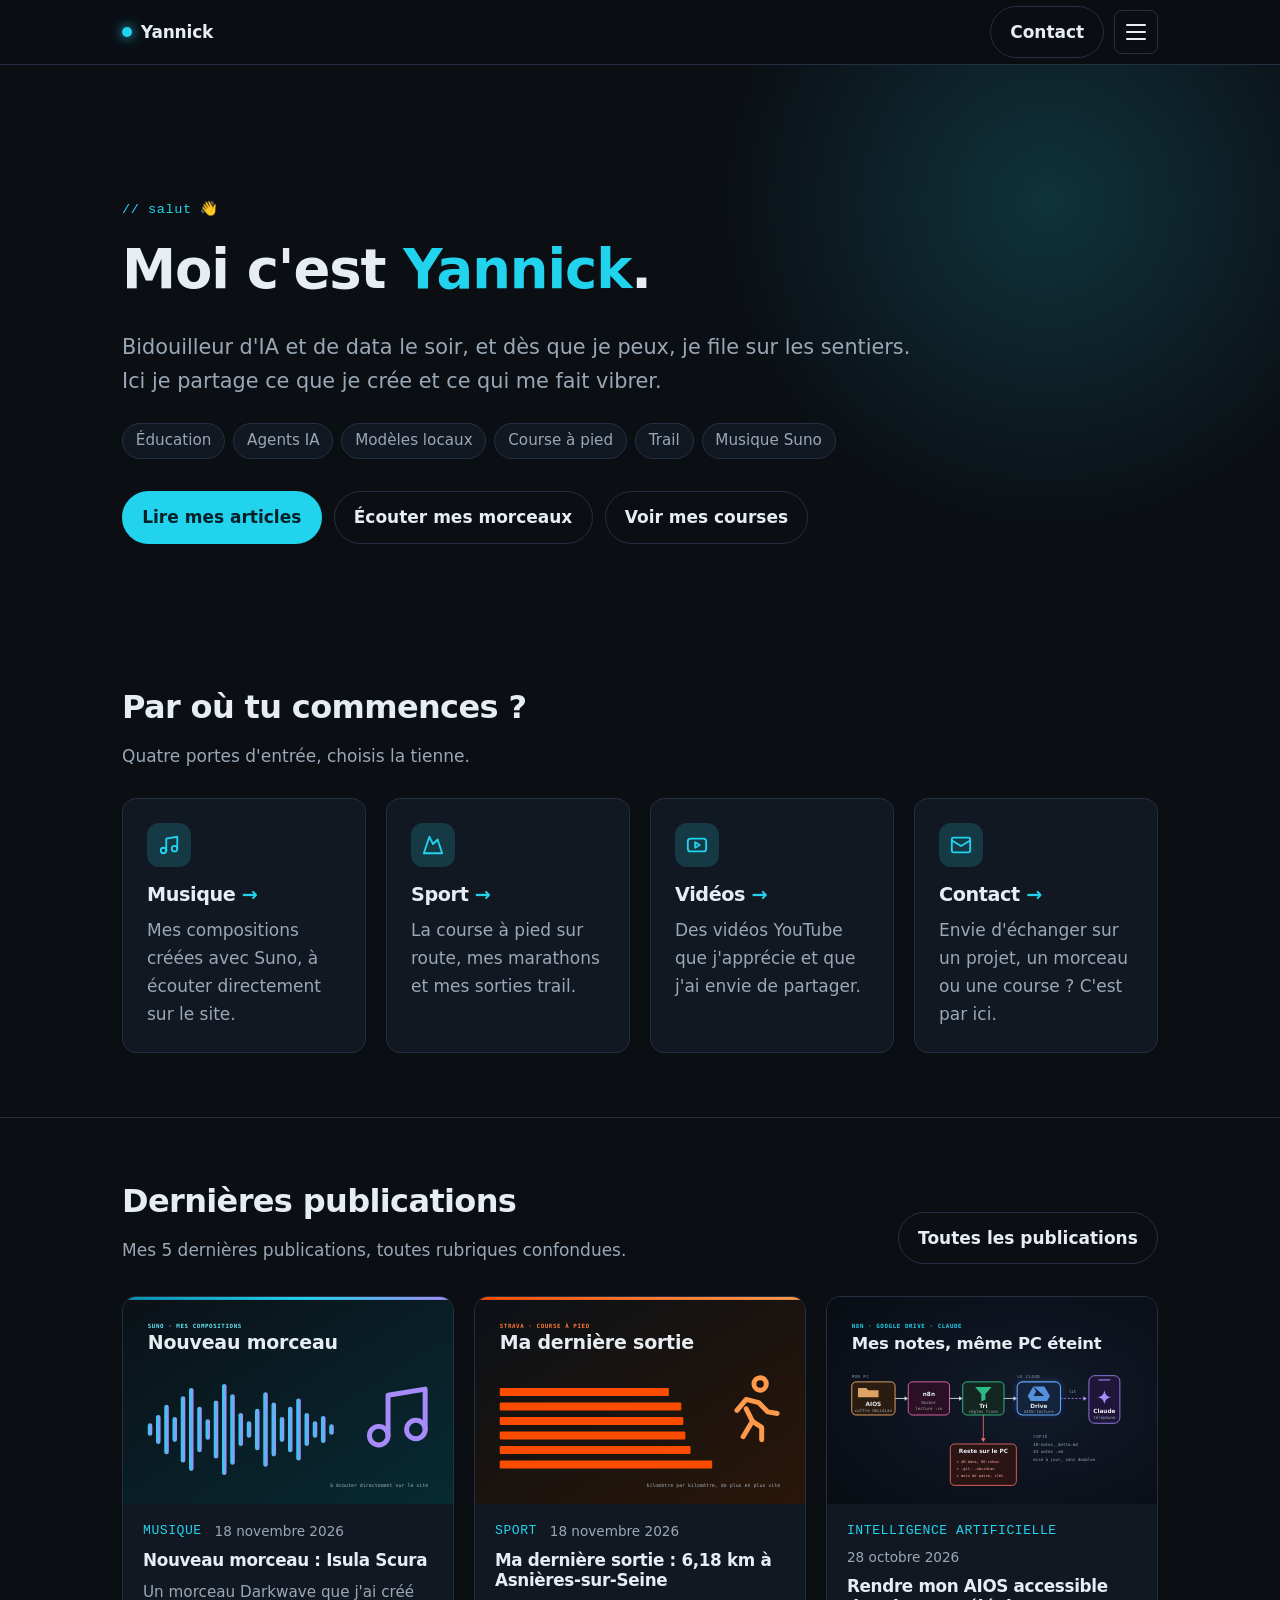
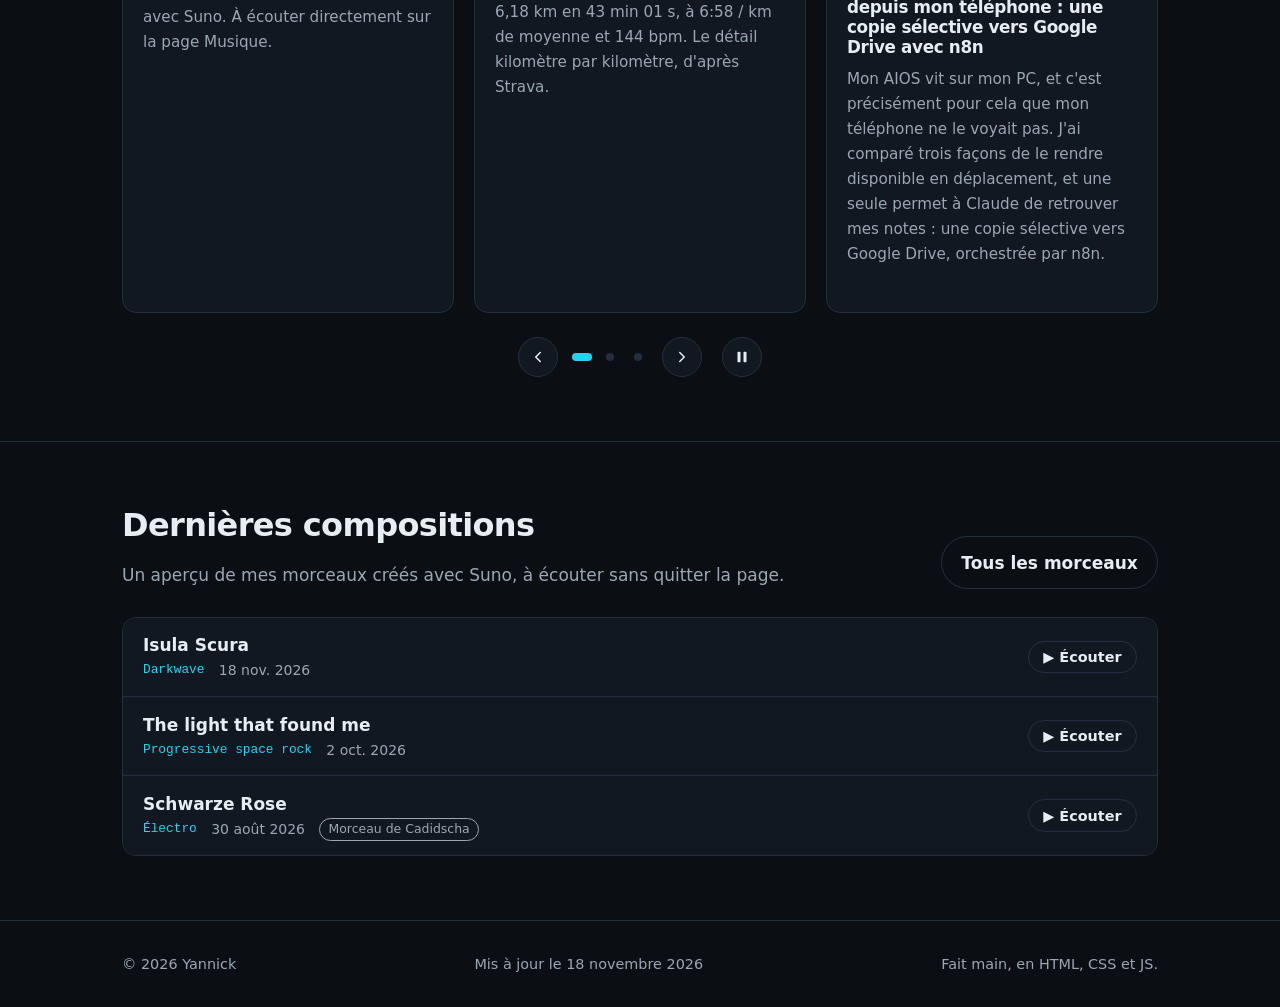
<file: index.html>
<!doctype html>
<html lang="fr">

<head>
  <meta charset="utf-8">
  <meta name="viewport" content="width=device-width, initial-scale=1">
  <title>Yannick — Éducateur, IA, data et trail</title>
  <meta name="description"
    content="Site perso : éducateur, passionné d'IA, de data et de trail. Mes morceaux créés avec Suno, mes projets et mes sorties.">
  <meta name="theme-color" content="#0b0f14">
  <link rel="icon" href="favicon.svg" type="image/svg+xml">
  <link rel="stylesheet" href="css/style.css?v=16">
  <script src="js/main.js?v=16" defer></script>
</head>

<body>
  <a class="skip-link" href="#contenu">Aller au contenu</a>

  <header class="site-header">
    <div class="container header-inner">
      <a class="brand" href="index.html"><span class="brand-dot" aria-hidden="true"></span>Yannick</a>
      <a class="btn btn-ghost header-contact" href="contact.html">Contact</a>
      <button class="nav-toggle" type="button" aria-expanded="false" aria-controls="site-nav"
        aria-label="Ouvrir le menu">
        <span class="burger" aria-hidden="true"><span></span><span></span><span></span></span>
      </button>
      <nav class="site-nav" id="site-nav" aria-label="Navigation principale">
        <ul class="nav-list">
          <li><a href="index.html" aria-current="page">Accueil</a></li>
          <li><a href="musique.html">Musique</a></li>
          <li><a href="videos.html">Vidéos</a></li>
          <li><a href="articles.html">Articles</a></li>
          <li><a href="sport.html">Sport</a></li>
          <li><a href="contact.html">Contact</a></li>
        </ul>
      </nav>
    </div>
  </header>

  <main id="contenu">
    <section class="hero">
      <div class="container">
        <span class="eyebrow">// salut 👋</span>
        <h1>Moi c'est <span class="accent">Yannick</span>.</h1>
        <p class="lead">
          Bidouilleur d'IA et de data le soir, et dès que je peux, je file sur les sentiers.
          Ici je partage ce que je crée et ce qui me fait vibrer.
        </p>
        <ul class="tags" aria-label="Centres d'intérêt">
          <li class="tag">Éducation</li>
          <li class="tag">Agents IA</li>
          <li class="tag">Modèles locaux</li>
          <li class="tag">Course à pied</li>
          <li class="tag">Trail</li>
          <li class="tag">Musique Suno</li>
        </ul>
        <div class="actions">
          <a class="btn btn-primary" href="articles.html">Lire mes articles</a>
          <a class="btn btn-ghost" href="musique.html">Écouter mes morceaux</a>
          <a class="btn btn-ghost" href="sport.html">Voir mes courses</a>
        </div>
      </div>
    </section>

    <section class="section" aria-labelledby="start-title">
      <div class="container">
        <div class="section-head">
          <h2 id="start-title">Par où tu commences ?</h2>
          <p>Quatre portes d'entrée, choisis la tienne.</p>
        </div>
        <div class="grid grid-4">
          <article class="card card-link">
            <div class="card-icon" aria-hidden="true">
              <svg viewBox="0 0 24 24" fill="none" stroke="currentColor" stroke-width="2" stroke-linecap="round"
                stroke-linejoin="round">
                <path d="M9 18V5l12-2v13" />
                <circle cx="6" cy="18" r="3" />
                <circle cx="18" cy="16" r="3" />
              </svg>
            </div>
            <h3><a href="musique.html">Musique <span class="arrow">→</span></a></h3>
            <p>Mes compositions créées avec Suno, à écouter directement sur le site.</p>
          </article>

          <article class="card card-link">
            <div class="card-icon" aria-hidden="true">
              <svg viewBox="0 0 24 24" fill="none" stroke="currentColor" stroke-width="2" stroke-linecap="round"
                stroke-linejoin="round">
                <path d="m8 3 4 8 5-5 5 15H2L8 3z" />
              </svg>
            </div>
            <h3><a href="sport.html">Sport <span class="arrow">→</span></a></h3>
            <p>La course à pied sur route, mes marathons et mes sorties trail.</p>
          </article>

          <article class="card card-link">
            <div class="card-icon" aria-hidden="true">
              <svg viewBox="0 0 24 24" fill="none" stroke="currentColor" stroke-width="2" stroke-linecap="round"
                stroke-linejoin="round">
                <rect x="2" y="5" width="20" height="14" rx="3" />
                <path d="m10 9 5 3-5 3z" />
              </svg>
            </div>
            <h3><a href="videos.html">Vidéos <span class="arrow">→</span></a></h3>
            <p>Des vidéos YouTube que j'apprécie et que j'ai envie de partager.</p>
          </article>

          <article class="card card-link">
            <div class="card-icon" aria-hidden="true">
              <svg viewBox="0 0 24 24" fill="none" stroke="currentColor" stroke-width="2" stroke-linecap="round"
                stroke-linejoin="round">
                <rect x="2" y="4" width="20" height="16" rx="2" />
                <path d="m22 7-10 6L2 7" />
              </svg>
            </div>
            <h3><a href="contact.html">Contact <span class="arrow">→</span></a></h3>
            <p>Envie d'échanger sur un projet, un morceau ou une course ? C'est par ici.</p>
          </article>
        </div>
      </div>
    </section>

    <section class="section" aria-labelledby="posts-title">
      <div class="container">
        <div class="section-head section-head-row">
          <div>
            <h2 id="posts-title">Dernières publications</h2>
            <p>Mes 5 dernières publications, toutes rubriques confondues.</p>
          </div>
          <a class="btn btn-ghost" href="articles.html">Toutes les publications</a>
        </div>

        <div class="carousel" id="carousel" role="region" aria-roledescription="carrousel"
          aria-label="Dernières publications" hidden>
          <ul class="carousel-track" id="carousel-track"></ul>
          <div class="carousel-controls">
            <button class="carousel-btn" type="button" data-dir="-1" aria-label="Article précédent">
              <svg viewBox="0 0 24 24" fill="none" stroke="currentColor" stroke-width="2" stroke-linecap="round"
                stroke-linejoin="round" aria-hidden="true">
                <path d="m15 18-6-6 6-6" />
              </svg>
            </button>
            <div class="carousel-dots" id="carousel-dots"></div>
            <button class="carousel-btn" type="button" data-dir="1" aria-label="Article suivant">
              <svg viewBox="0 0 24 24" fill="none" stroke="currentColor" stroke-width="2" stroke-linecap="round"
                stroke-linejoin="round" aria-hidden="true">
                <path d="m9 18 6-6-6-6" />
              </svg>
            </button>
            <button class="carousel-btn carousel-pause" type="button" id="carousel-pause"
              aria-label="Mettre le défilement en pause">
              <svg class="icon-pause" viewBox="0 0 24 24" fill="currentColor" aria-hidden="true">
                <rect x="6" y="5" width="4" height="14" rx="1" />
                <rect x="14" y="5" width="4" height="14" rx="1" />
              </svg>
              <svg class="icon-play" viewBox="0 0 24 24" fill="currentColor" aria-hidden="true">
                <path d="M8 5v14l11-7z" />
              </svg>
            </button>
          </div>
        </div>
      </div>
    </section>

    <section class="section" aria-labelledby="music-title">
      <div class="container">
        <div class="section-head section-head-row">
          <div>
            <h2 id="music-title">Dernières compositions</h2>
            <p>Un aperçu de mes morceaux créés avec Suno, à écouter sans quitter la page.</p>
          </div>
          <a class="btn btn-ghost" href="musique.html">Tous les morceaux</a>
        </div>
        <ul class="tracks" id="tracks-preview" data-limit="3"></ul>
      </div>
    </section>

  </main>

  <footer class="site-footer">
    <div class="container footer-inner">
      <span>© <span id="year">2026</span> Yannick</span>
      <span>Fait main, en HTML, CSS et JS.</span>
    </div>
  </footer>
</body>

</html>
</file>
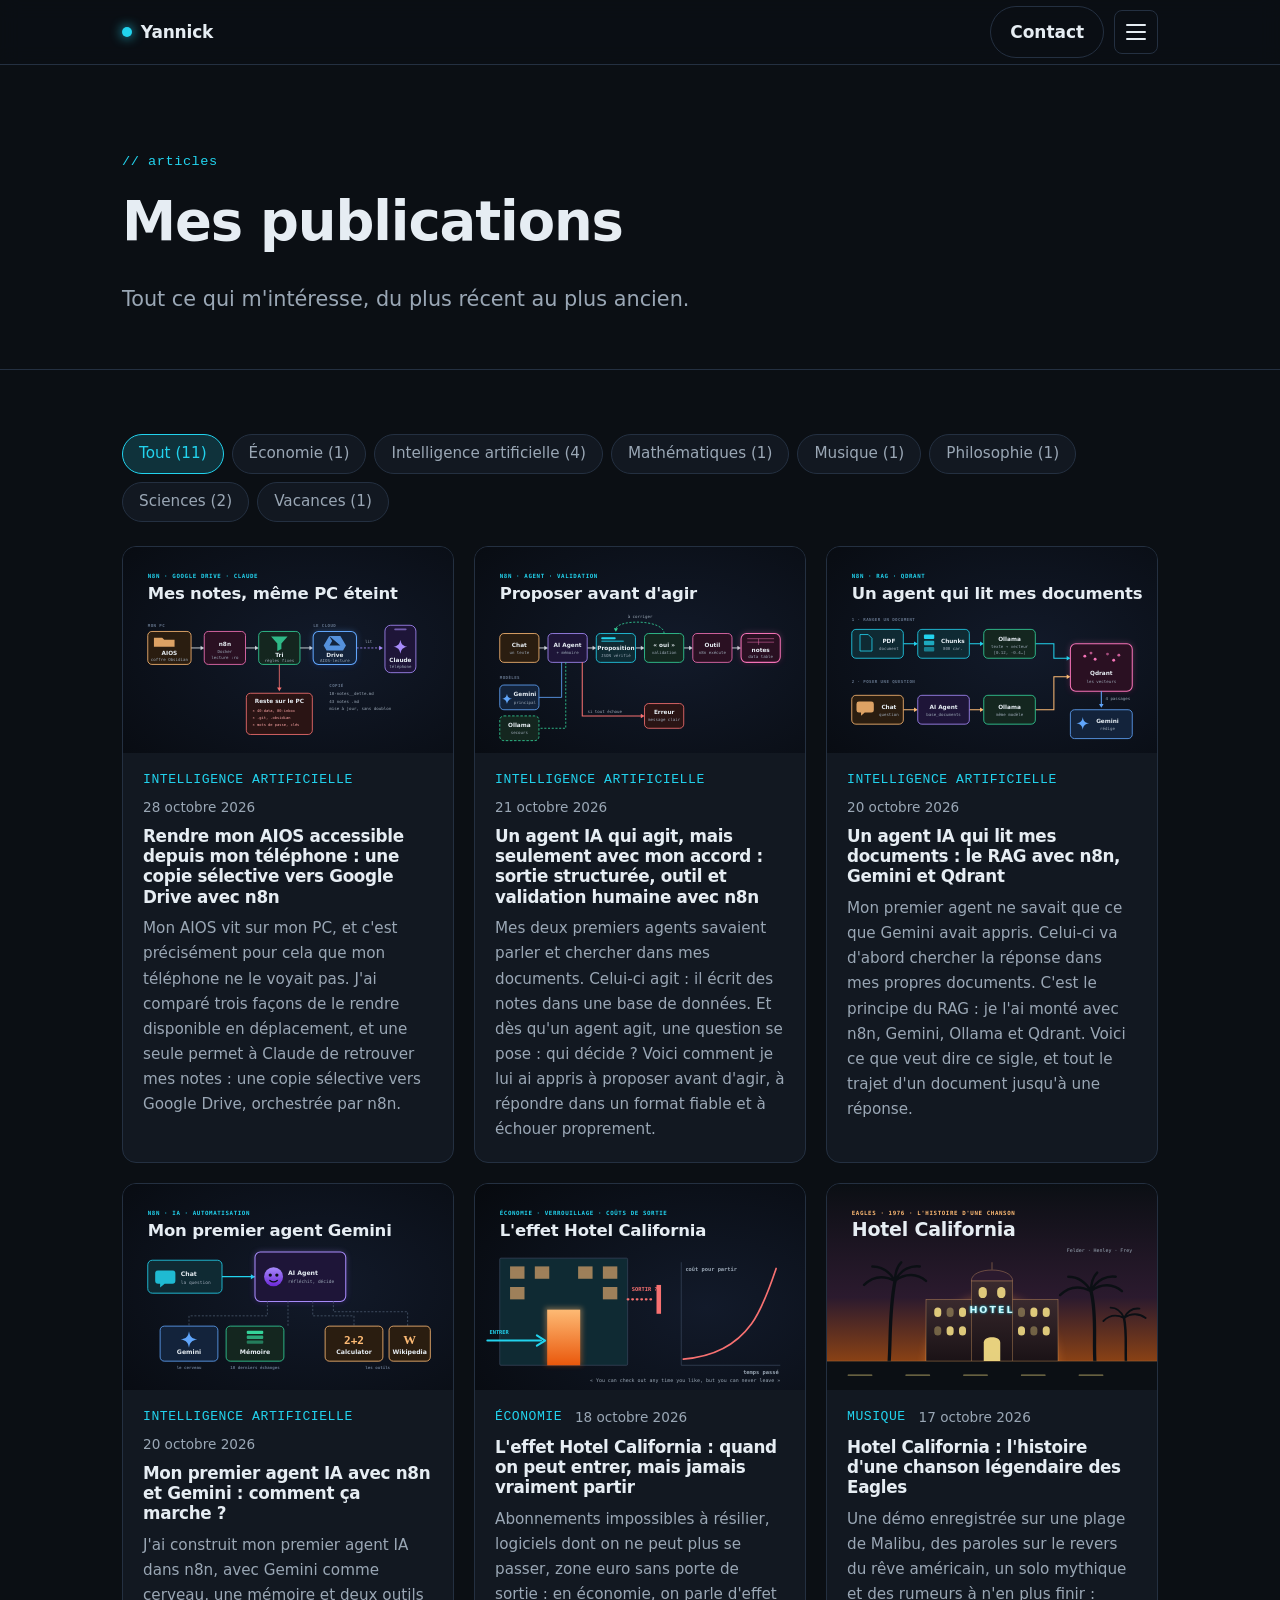
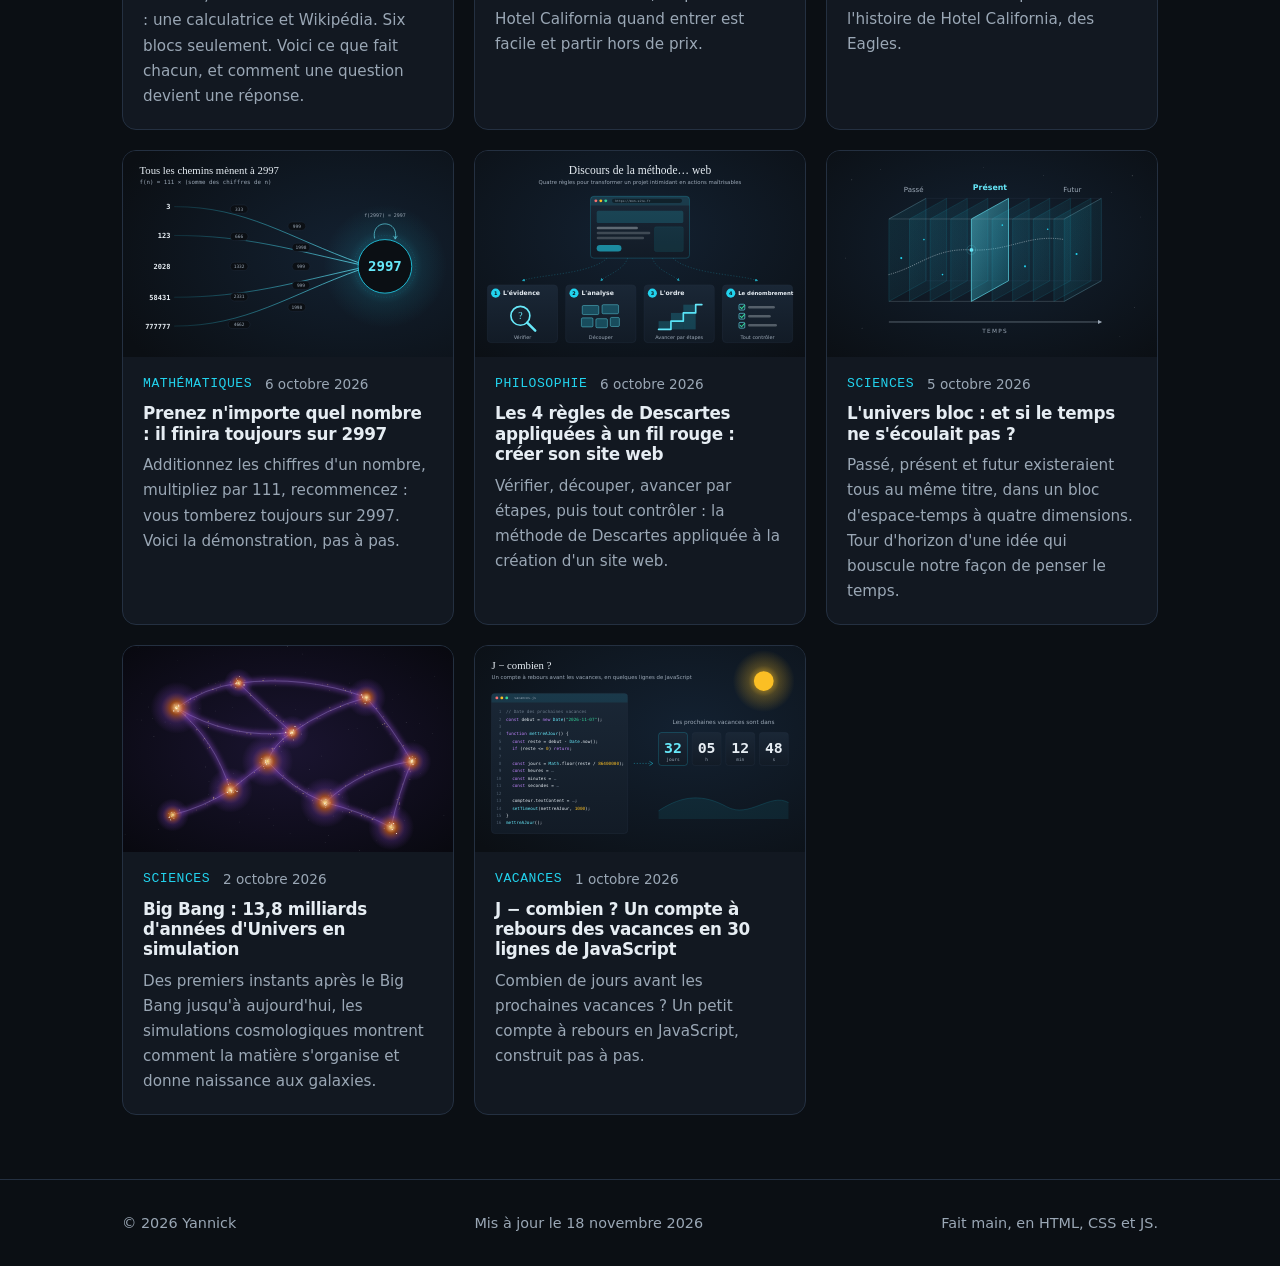
<file: articles.html>
<!doctype html>
<html lang="fr">

<head>
  <meta charset="utf-8">
  <meta name="viewport" content="width=device-width, initial-scale=1">
  <title>Articles — Yannick</title>
  <meta name="description" content="Tous mes articles : musique, sport, IA et petits projets.">
  <meta name="theme-color" content="#0b0f14">
  <link rel="icon" href="favicon.svg" type="image/svg+xml">
  <link rel="stylesheet" href="css/style.css?v=16">
  <script src="js/main.js?v=16" defer></script>
</head>

<body>
  <a class="skip-link" href="#contenu">Aller au contenu</a>

  <header class="site-header">
    <div class="container header-inner">
      <a class="brand" href="index.html"><span class="brand-dot" aria-hidden="true"></span>Yannick</a>
      <a class="btn btn-ghost header-contact" href="contact.html">Contact</a>
      <button class="nav-toggle" type="button" aria-expanded="false" aria-controls="site-nav"
        aria-label="Ouvrir le menu">
        <span class="burger" aria-hidden="true"><span></span><span></span><span></span></span>
      </button>
      <nav class="site-nav" id="site-nav" aria-label="Navigation principale">
        <ul class="nav-list">
          <li><a href="index.html">Accueil</a></li>
          <li><a href="musique.html">Musique</a></li>
          <li><a href="videos.html">Vidéos</a></li>
          <li><a href="articles.html" aria-current="page">Articles</a></li>
          <li><a href="sport.html">Sport</a></li>
          <li><a href="contact.html">Contact</a></li>
        </ul>
      </nav>
    </div>
  </header>

  <main id="contenu">
    <header class="page-head">
      <div class="container">
        <span class="eyebrow">// articles</span>
        <h1>Mes publications</h1>
        <p class="lead">Tout ce qui m'intéresse, du plus récent au plus ancien.</p>
      </div>
    </header>

    <section class="section">
      <div class="container">
        <div class="filters" id="articles-filters" role="group" aria-label="Filtrer par catégorie" hidden></div>
        <div class="posts" id="articles-list" aria-live="polite"></div>
      </div>
    </section>
  </main>

  <footer class="site-footer">
    <div class="container footer-inner">
      <span>© <span id="year">2026</span> Yannick</span>
      <span>Fait main, en HTML, CSS et JS.</span>
    </div>
  </footer>
</body>

</html>
</file>
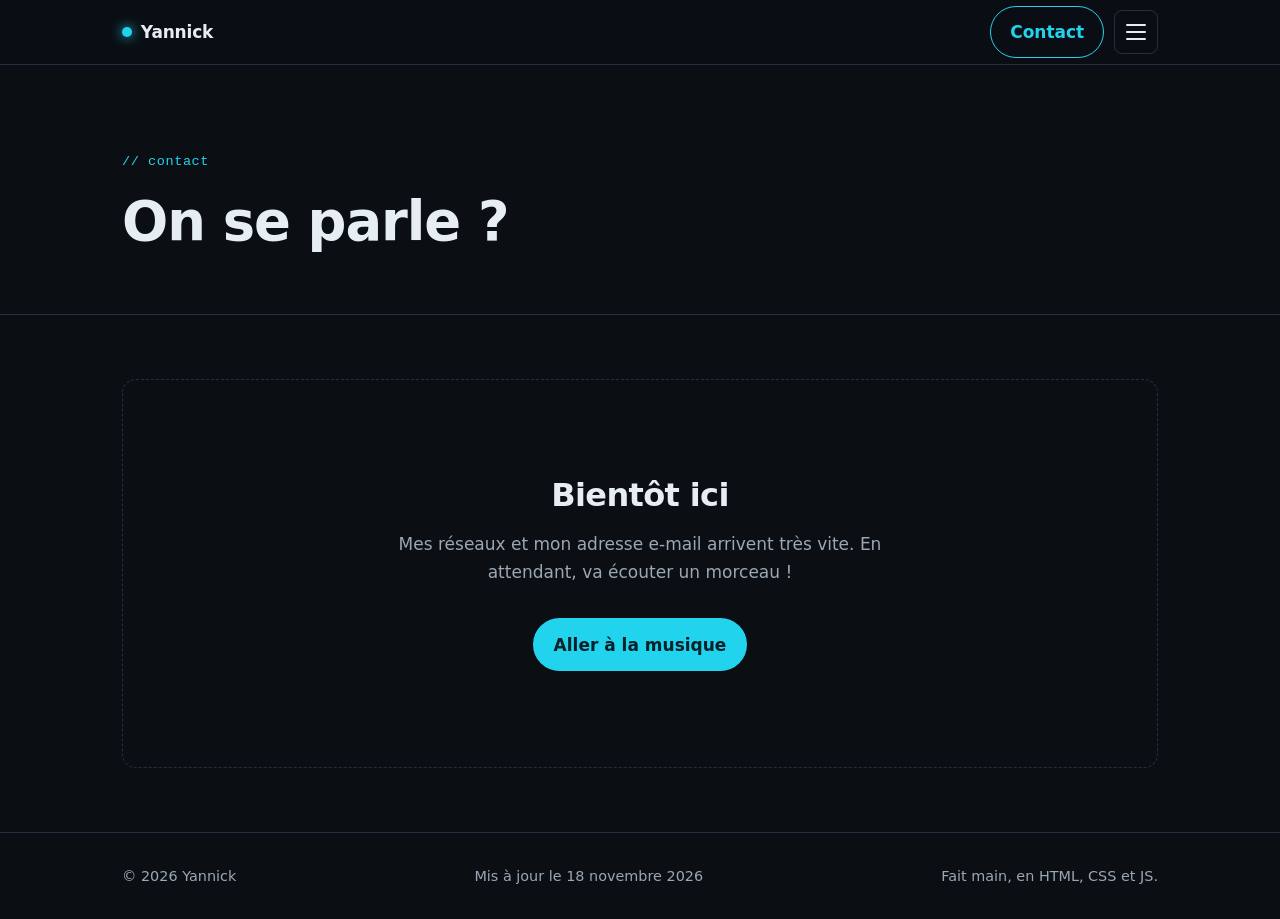
<file: contact.html>
<!doctype html>
<html lang="fr">
<head>
  <meta charset="utf-8">
  <meta name="viewport" content="width=device-width, initial-scale=1">
  <title>Contact — Yannick</title>
  <meta name="description" content="Me contacter.">
  <meta name="theme-color" content="#0b0f14">
  <link rel="icon" href="favicon.svg" type="image/svg+xml">
  <link rel="stylesheet" href="css/style.css?v=16">
  <script src="js/main.js?v=16" defer></script>
</head>
<body>
  <a class="skip-link" href="#contenu">Aller au contenu</a>

  <header class="site-header">
    <div class="container header-inner">
      <a class="brand" href="index.html"><span class="brand-dot" aria-hidden="true"></span>Yannick</a>
      <a class="btn btn-ghost header-contact" href="contact.html" aria-current="page">Contact</a>
      <button class="nav-toggle" type="button" aria-expanded="false" aria-controls="site-nav" aria-label="Ouvrir le menu">
        <span class="burger" aria-hidden="true"><span></span><span></span><span></span></span>
      </button>
      <nav class="site-nav" id="site-nav" aria-label="Navigation principale">
        <ul class="nav-list">
          <li><a href="index.html">Accueil</a></li>
          <li><a href="musique.html">Musique</a></li>
          <li><a href="videos.html">Vidéos</a></li>
          <li><a href="articles.html">Articles</a></li>
          <li><a href="sport.html">Sport</a></li>
          <li><a href="contact.html" aria-current="page">Contact</a></li>
        </ul>
      </nav>
    </div>
  </header>

  <main id="contenu">
    <header class="page-head">
      <div class="container">
        <span class="eyebrow">// contact</span>
        <h1>On se parle ?</h1>
      </div>
    </header>

    <section class="section">
      <div class="container">
        <!-- Ajoute ici tes liens (réseaux, e-mail) quand tu seras prêt. -->
        <div class="empty-state">
          <h2>Bientôt ici</h2>
          <p>Mes réseaux et mon adresse e-mail arrivent très vite. En attendant, va écouter un morceau !</p>
          <div class="actions" style="justify-content:center">
            <a class="btn btn-primary" href="musique.html">Aller à la musique</a>
          </div>
        </div>
      </div>
    </section>
  </main>

  <footer class="site-footer">
    <div class="container footer-inner">
      <span>© <span id="year">2026</span> Yannick</span>
      <span>Fait main, en HTML, CSS et JS.</span>
    </div>
  </footer>
</body>
</html>
</file>
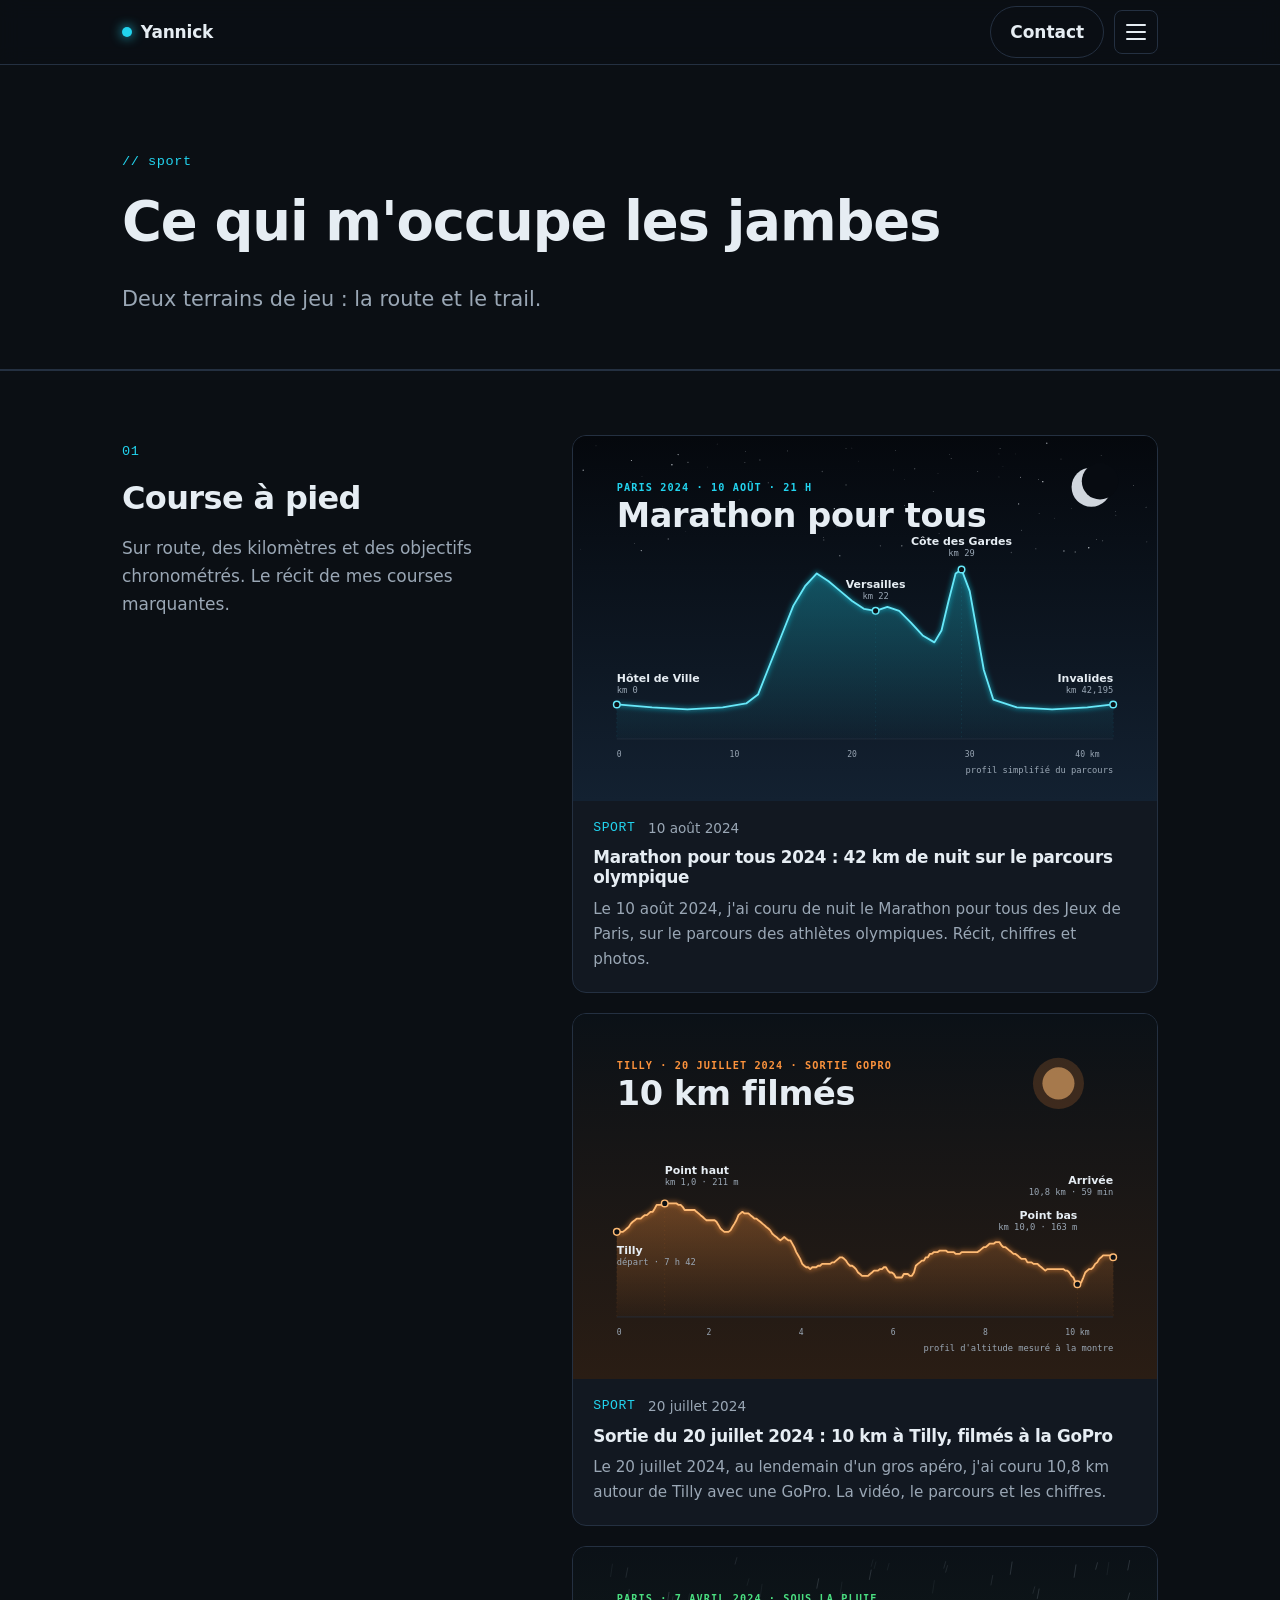
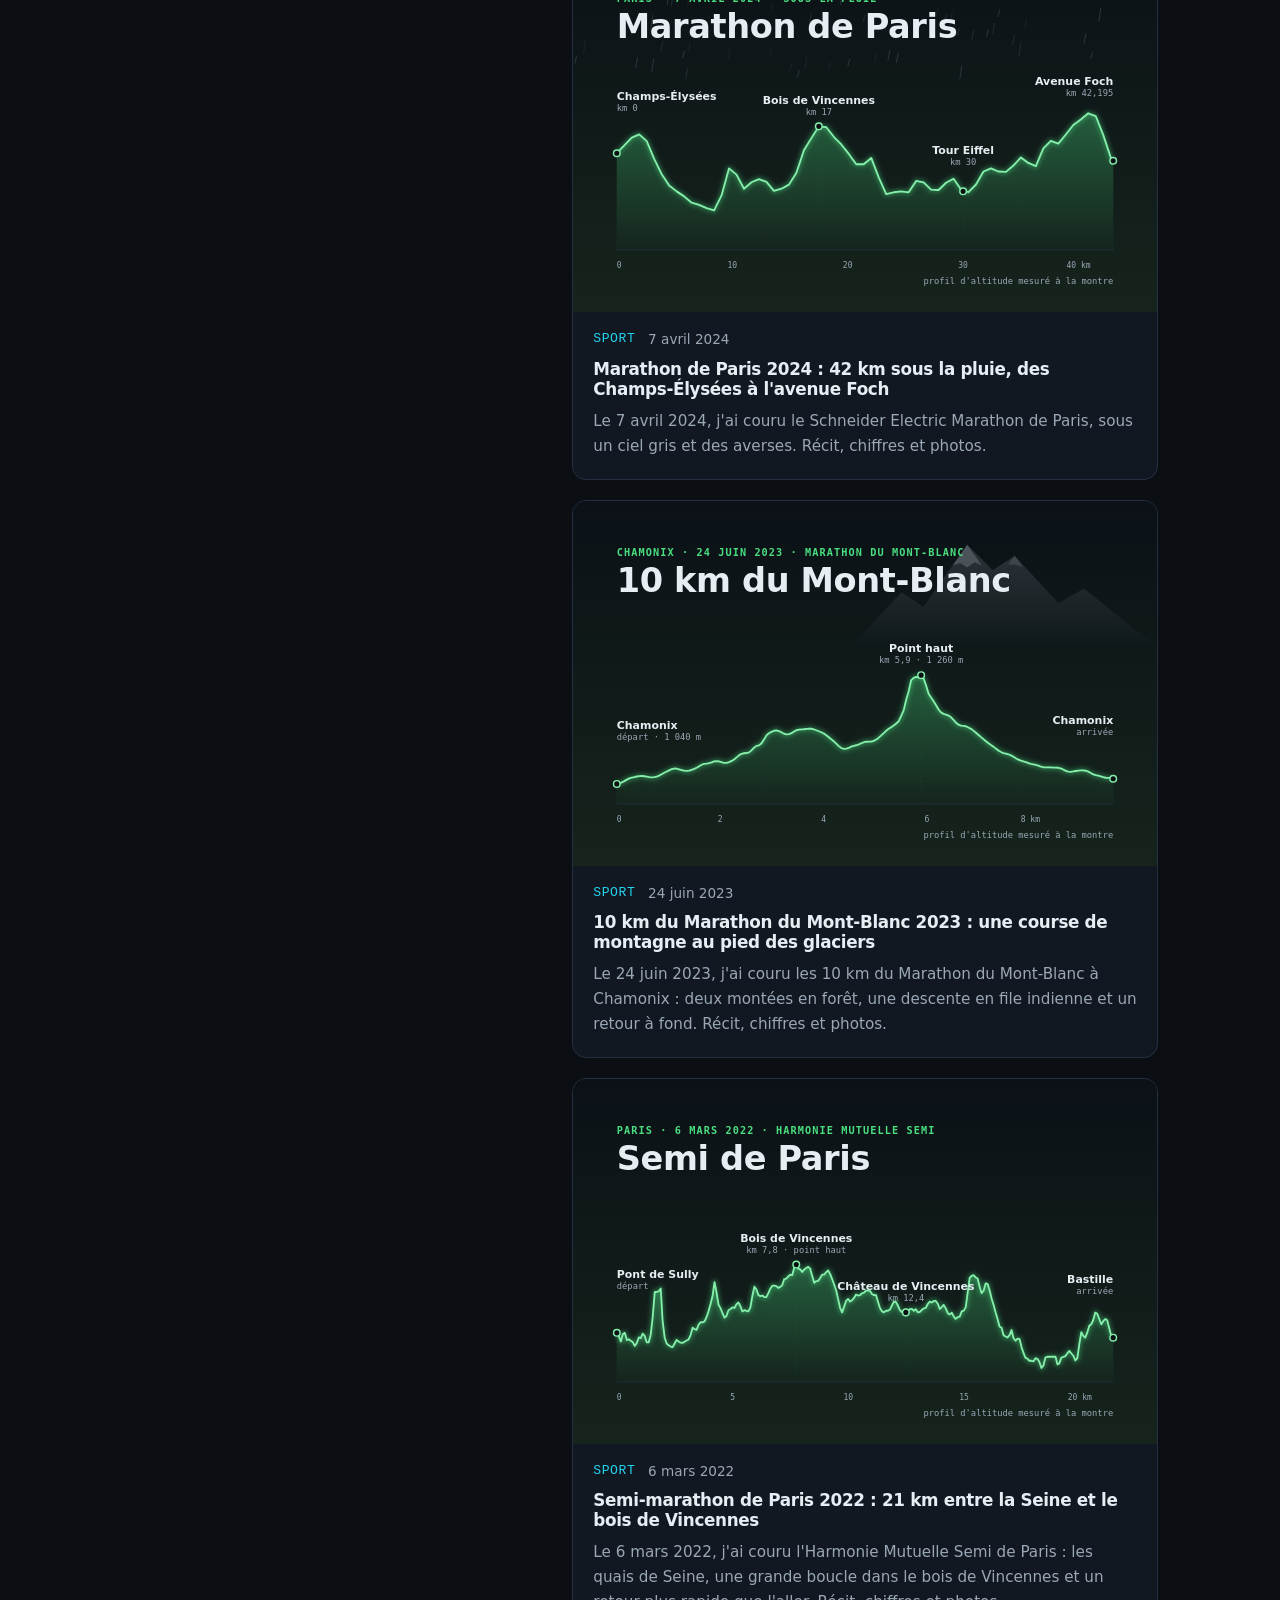
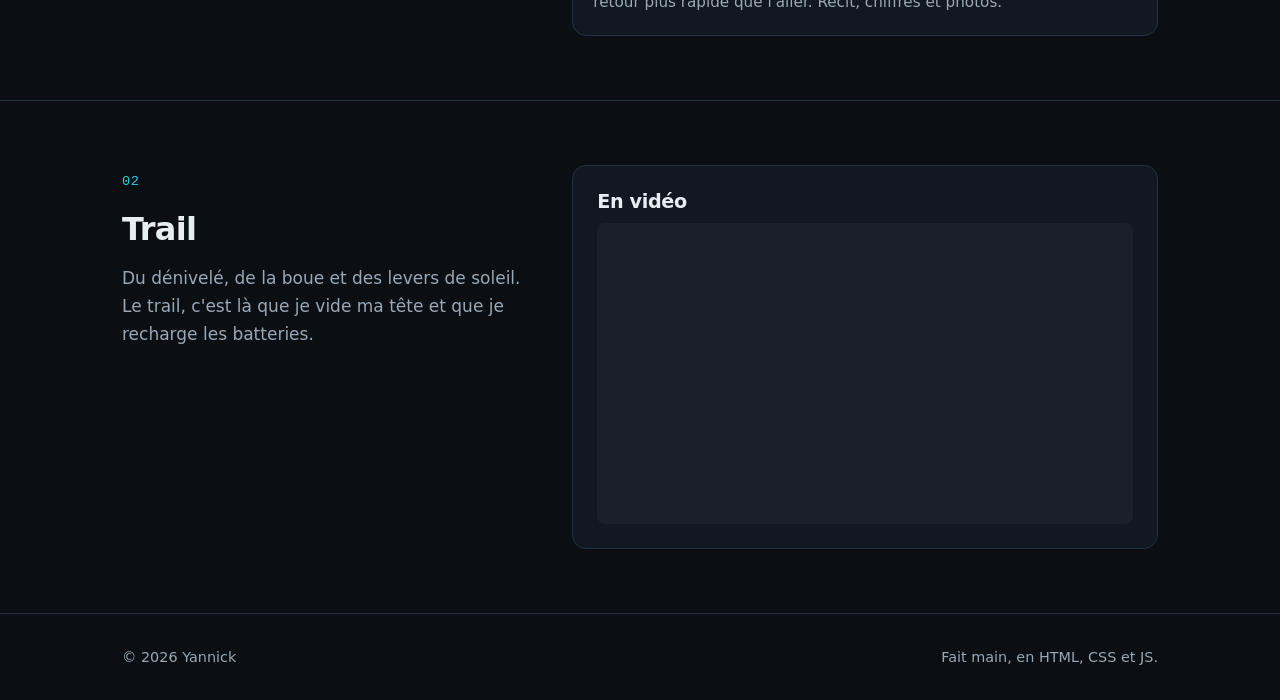
<file: passions.html>
<!doctype html>
<html lang="fr">
<head>
  <meta charset="utf-8">
  <title>Sport — Yannick</title>
  <meta http-equiv="refresh" content="0; url=sport.html">
  <link rel="canonical" href="sport.html">
</head>
<body>
  <p>Cette page a déménagé : <a href="sport.html">Sport</a>.</p>
</body>
</html>
</file>
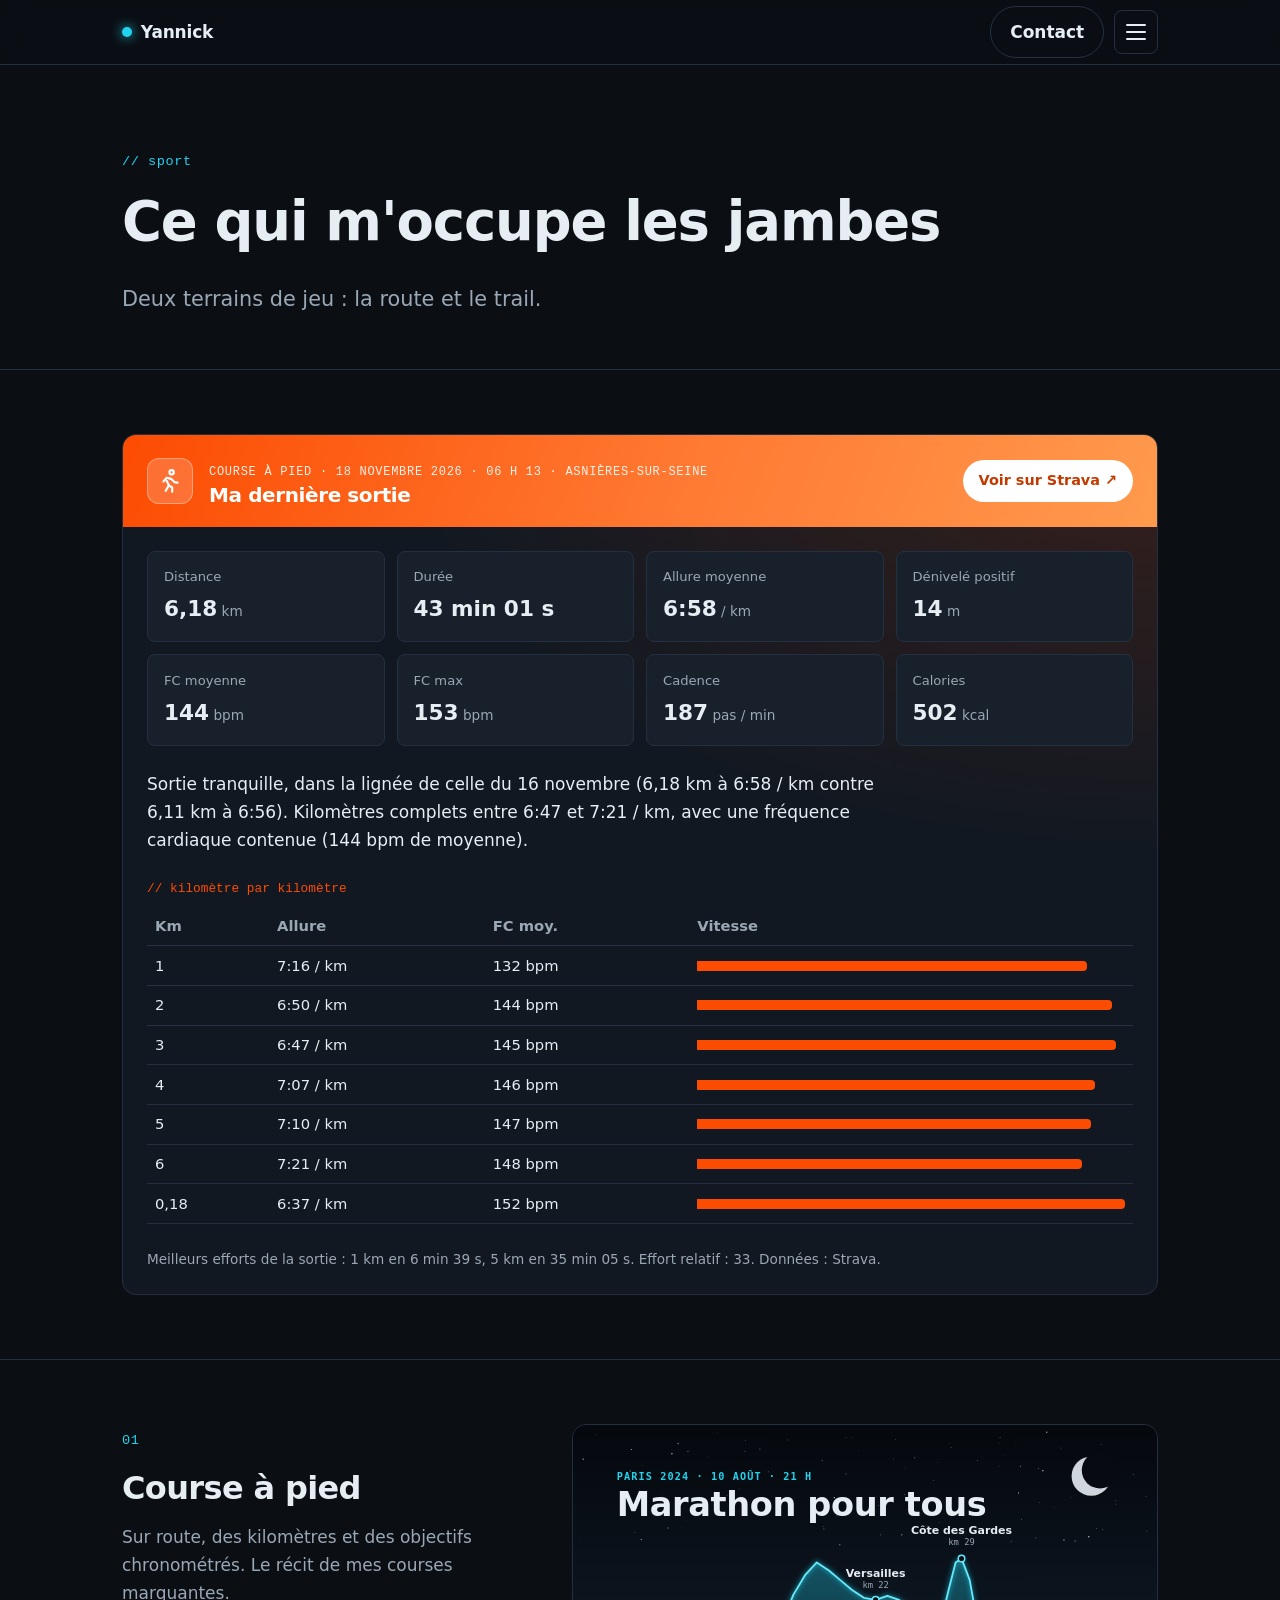
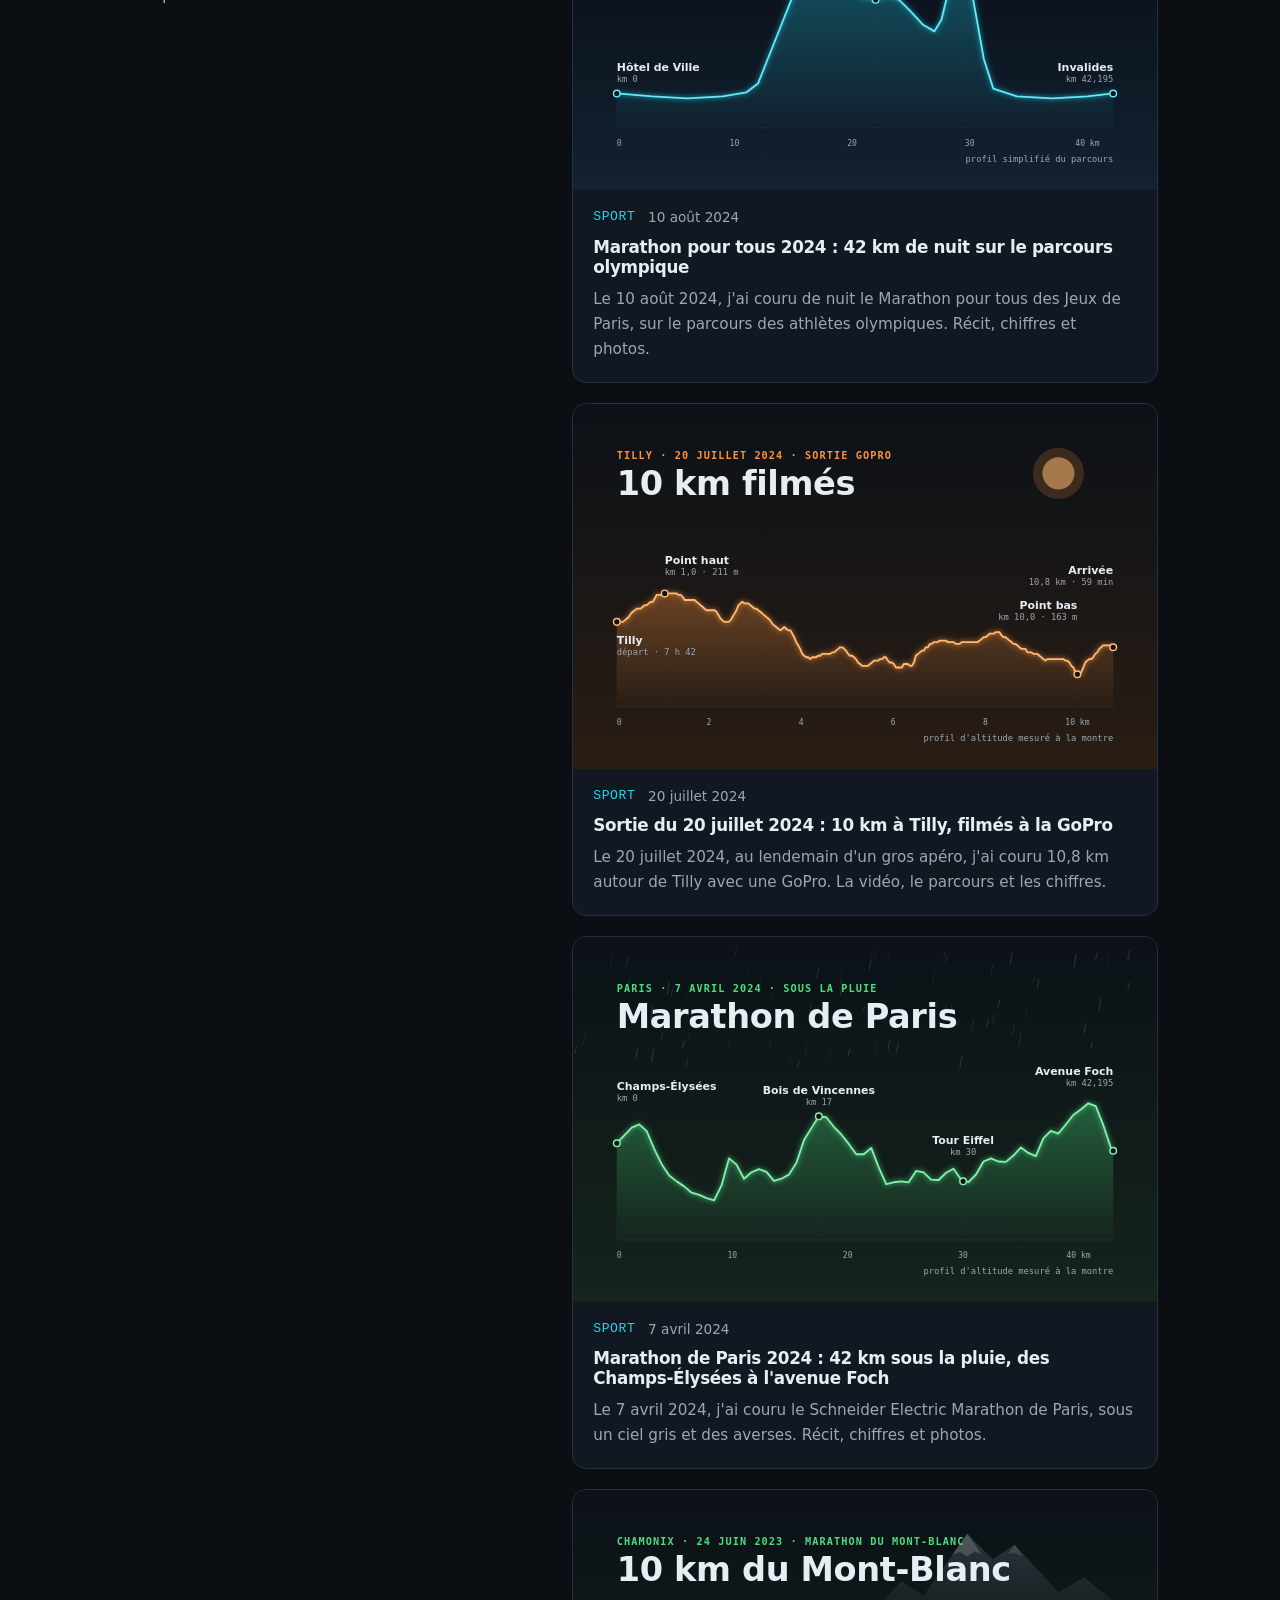
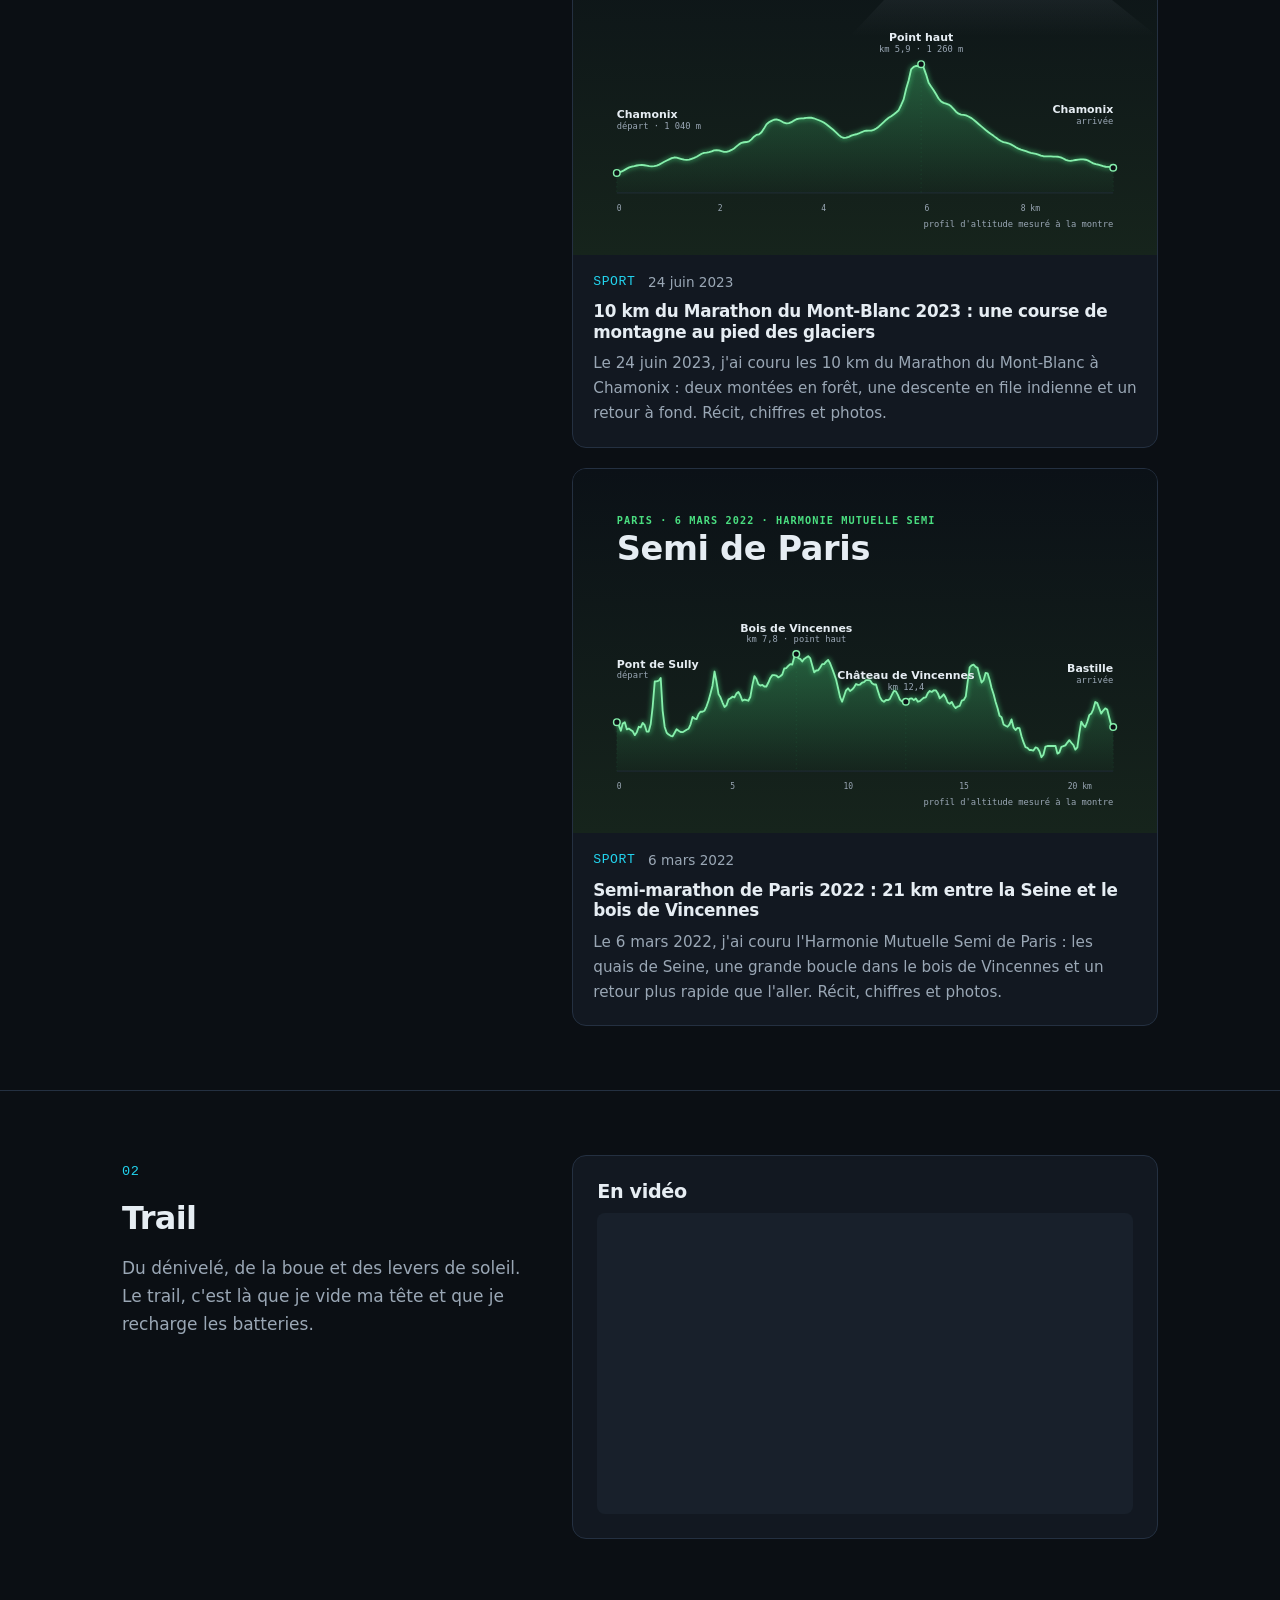
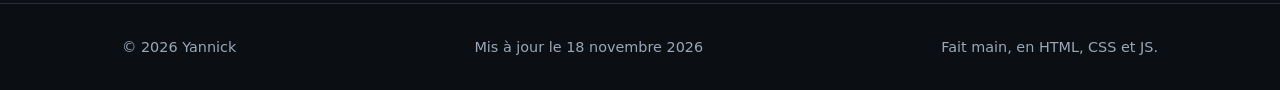
<file: sport.html>
<!doctype html>
<html lang="fr">

<head>
  <meta charset="utf-8">
  <meta name="viewport" content="width=device-width, initial-scale=1">
  <title>Sport — Yannick</title>
  <meta name="description" content="Course à pied sur route et trail : mes courses, mes récits et mes données Strava.">
  <meta name="theme-color" content="#0b0f14">
  <link rel="icon" href="favicon.svg" type="image/svg+xml">
  <link rel="stylesheet" href="css/style.css?v=16">
  <script src="js/main.js?v=16" defer></script>
</head>

<body>
  <a class="skip-link" href="#contenu">Aller au contenu</a>

  <header class="site-header">
    <div class="container header-inner">
      <a class="brand" href="index.html"><span class="brand-dot" aria-hidden="true"></span>Yannick</a>
      <a class="btn btn-ghost header-contact" href="contact.html">Contact</a>
      <button class="nav-toggle" type="button" aria-expanded="false" aria-controls="site-nav"
        aria-label="Ouvrir le menu">
        <span class="burger" aria-hidden="true"><span></span><span></span><span></span></span>
      </button>
      <nav class="site-nav" id="site-nav" aria-label="Navigation principale">
        <ul class="nav-list">
          <li><a href="index.html">Accueil</a></li>
          <li><a href="musique.html">Musique</a></li>
          <li><a href="videos.html">Vidéos</a></li>
          <li><a href="articles.html">Articles</a></li>
          <li><a href="sport.html" aria-current="page">Sport</a></li>
          <li><a href="contact.html">Contact</a></li>
        </ul>
      </nav>
    </div>
  </header>

  <main id="contenu">
    <header class="page-head">
      <div class="container">
        <span class="eyebrow">// sport</span>
        <h1>Ce qui m'occupe les jambes</h1>
        <p class="lead">Deux terrains de jeu : la route et le trail.</p>
      </div>
    </header>

    <section class="section" id="derniere" aria-labelledby="derniere-titre" hidden>
      <div class="container">
        <article class="strava">
          <header class="strava-head">
            <div class="strava-icon" aria-hidden="true">
              <svg viewBox="0 0 24 24" fill="none" stroke="currentColor" stroke-width="2" stroke-linecap="round" stroke-linejoin="round"><circle cx="13.5" cy="4" r="2"/><path d="m8 21 3-5 3 2v4"/><path d="M6 12.5 9 9l4 1 3 3 3 .5"/><path d="m11 16-2-4"/></svg>
            </div>
            <div class="strava-titles">
              <span class="strava-live" id="derniere-quand"></span>
              <h2 id="derniere-titre">Ma dernière sortie</h2>
            </div>
            <a class="strava-btn" id="derniere-lien" href="https://www.strava.com/athletes/103632286" target="_blank" rel="noopener">Voir sur Strava ↗</a>
          </header>
          <div class="sortie" id="derniere-sortie"></div>
        </article>
      </div>
    </section>

    <section class="section" id="course" aria-labelledby="course-titre">
      <div class="container passion">
        <div class="passion-intro">
          <span class="eyebrow">01</span>
          <h2 id="course-titre">Course à pied</h2>
          <p>
            Sur route, des kilomètres et des objectifs chronométrés.
            Le récit de mes courses marquantes.
          </p>
        </div>
        <div class="posts">
          <article class="post">
            <div class="post-media">
              <img src="images/articles/marathon-pour-tous-2024.svg" alt="" loading="lazy">
            </div>
            <div class="post-body">
              <div class="post-meta">
                <span class="post-cat">Sport</span>
                <time datetime="2024-08-10">10 août 2024</time>
              </div>
              <h3 class="post-title"><a href="article.html?a=marathon-pour-tous-2024">Marathon pour tous 2024 : 42 km de nuit sur le parcours olympique</a></h3>
              <p class="post-excerpt">Le 10 août 2024, j'ai couru de nuit le Marathon pour tous des Jeux de Paris, sur le parcours des athlètes olympiques. Récit, chiffres et photos.</p>
            </div>
          </article>
          <article class="post">
            <div class="post-media">
              <img src="images/articles/sortie-gopro-tilly-2024.svg" alt="" loading="lazy">
            </div>
            <div class="post-body">
              <div class="post-meta">
                <span class="post-cat">Sport</span>
                <time datetime="2024-07-20">20 juillet 2024</time>
              </div>
              <h3 class="post-title"><a href="article.html?a=sortie-gopro-tilly-2024">Sortie du 20 juillet 2024 : 10 km à Tilly, filmés à la GoPro</a></h3>
              <p class="post-excerpt">Le 20 juillet 2024, au lendemain d'un gros apéro, j'ai couru 10,8 km autour de Tilly avec une GoPro. La vidéo, le parcours et les chiffres.</p>
            </div>
          </article>
          <article class="post">
            <div class="post-media">
              <img src="images/articles/marathon-de-paris-2024.svg" alt="" loading="lazy">
            </div>
            <div class="post-body">
              <div class="post-meta">
                <span class="post-cat">Sport</span>
                <time datetime="2024-04-07">7 avril 2024</time>
              </div>
              <h3 class="post-title"><a href="article.html?a=marathon-de-paris-2024">Marathon de Paris 2024 : 42 km sous la pluie, des Champs-Élysées à l'avenue Foch</a></h3>
              <p class="post-excerpt">Le 7 avril 2024, j'ai couru le Schneider Electric Marathon de Paris, sous un ciel gris et des averses. Récit, chiffres et photos.</p>
            </div>
          </article>
          <article class="post">
            <div class="post-media">
              <img src="images/articles/10-km-mont-blanc-2023.svg" alt="" loading="lazy">
            </div>
            <div class="post-body">
              <div class="post-meta">
                <span class="post-cat">Sport</span>
                <time datetime="2023-06-24">24 juin 2023</time>
              </div>
              <h3 class="post-title"><a href="article.html?a=10-km-mont-blanc-2023">10 km du Marathon du Mont-Blanc 2023 : une course de montagne au pied des glaciers</a></h3>
              <p class="post-excerpt">Le 24 juin 2023, j'ai couru les 10 km du Marathon du Mont-Blanc à Chamonix : deux montées en forêt, une descente en file indienne et un retour à fond. Récit, chiffres et photos.</p>
            </div>
          </article>
          <article class="post">
            <div class="post-media">
              <img src="images/articles/semi-marathon-de-paris-2022.svg" alt="" loading="lazy">
            </div>
            <div class="post-body">
              <div class="post-meta">
                <span class="post-cat">Sport</span>
                <time datetime="2022-03-06">6 mars 2022</time>
              </div>
              <h3 class="post-title"><a href="article.html?a=semi-marathon-de-paris-2022">Semi-marathon de Paris 2022 : 21 km entre la Seine et le bois de Vincennes</a></h3>
              <p class="post-excerpt">Le 6 mars 2022, j'ai couru l'Harmonie Mutuelle Semi de Paris : les quais de Seine, une grande boucle dans le bois de Vincennes et un retour plus rapide que l'aller. Récit, chiffres et photos.</p>
            </div>
          </article>
        </div>
      </div>
    </section>

    <section class="section" id="trail" aria-labelledby="trail-titre">
      <div class="container passion">
        <div class="passion-intro">
          <span class="eyebrow">02</span>
          <h2 id="trail-titre">Trail</h2>
          <p>
            Du dénivelé, de la boue et des levers de soleil. Le trail, c'est là que je vide ma tête
            et que je recharge les batteries.
          </p>
        </div>
        <div class="grid">
          <article class="card card-wide">
            <h3>En vidéo</h3>
            <div class="video-frame">
              <iframe src="https://www.youtube-nocookie.com/embed/dAmjIdGs1l8?rel=0" title="Vidéo trail"
                allow="accelerometer; autoplay; clipboard-write; encrypted-media; gyroscope; picture-in-picture; web-share"
                referrerpolicy="strict-origin-when-cross-origin" allowfullscreen loading="lazy"></iframe>
            </div>
          </article>
        </div>
      </div>
    </section>
  </main>

  <footer class="site-footer">
    <div class="container footer-inner">
      <span>© <span id="year">2026</span> Yannick</span>
      <span>Fait main, en HTML, CSS et JS.</span>
    </div>
  </footer>
</body>

</html>
</file>
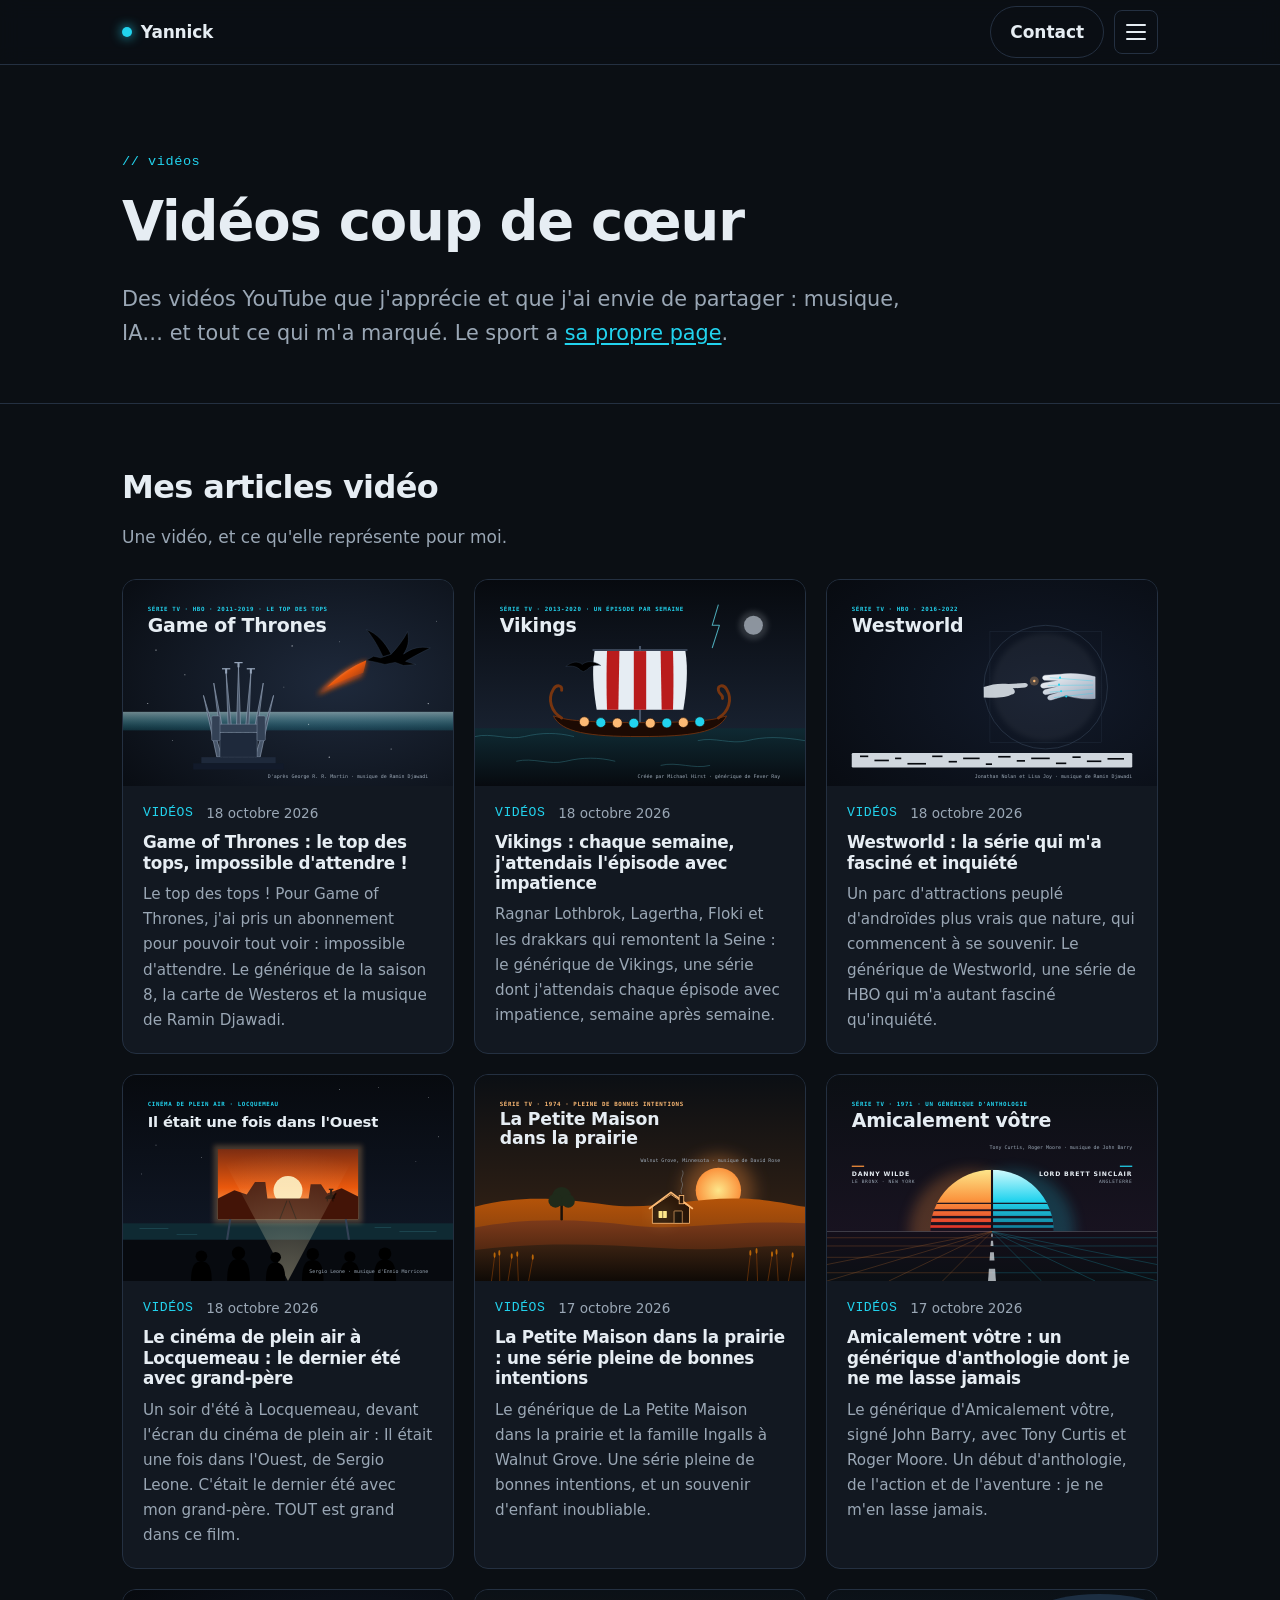
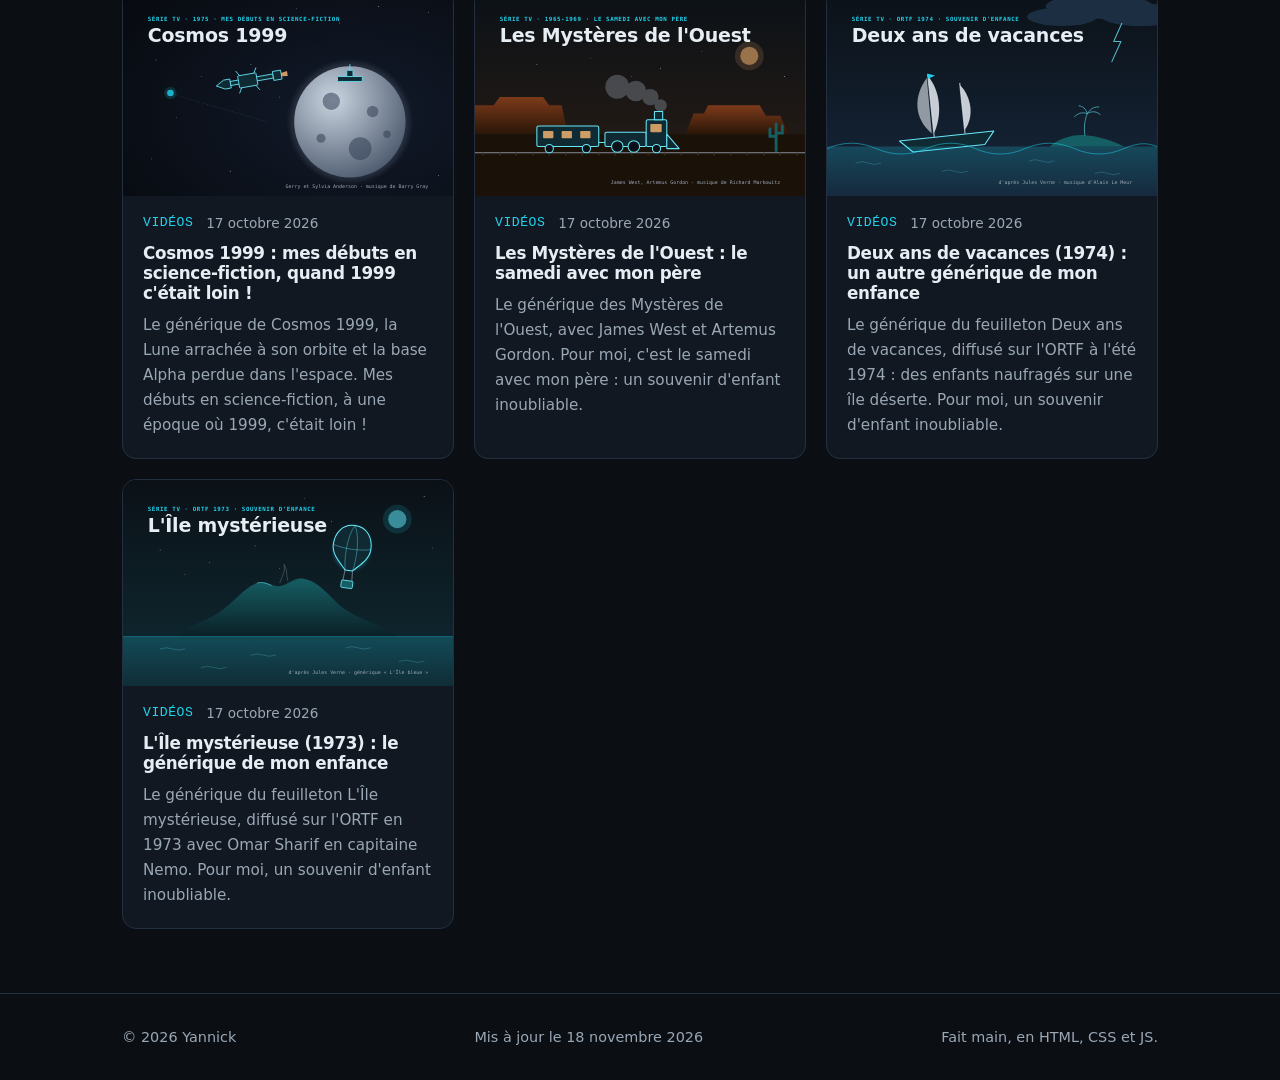
<file: videos.html>
<!doctype html>
<html lang="fr">
<head>
  <meta charset="utf-8">
  <meta name="viewport" content="width=device-width, initial-scale=1">
  <title>Vidéos — Yannick</title>
  <meta name="description" content="Des vidéos YouTube que j'apprécie et que j'ai envie de partager.">
  <meta name="theme-color" content="#0b0f14">
  <link rel="icon" href="favicon.svg" type="image/svg+xml">
  <link rel="stylesheet" href="css/style.css?v=16">
  <script src="js/main.js?v=16" defer></script>
</head>
<body>
  <a class="skip-link" href="#contenu">Aller au contenu</a>

  <header class="site-header">
    <div class="container header-inner">
      <a class="brand" href="index.html"><span class="brand-dot" aria-hidden="true"></span>Yannick</a>
      <a class="btn btn-ghost header-contact" href="contact.html">Contact</a>
      <button class="nav-toggle" type="button" aria-expanded="false" aria-controls="site-nav" aria-label="Ouvrir le menu">
        <span class="burger" aria-hidden="true"><span></span><span></span><span></span></span>
      </button>
      <nav class="site-nav" id="site-nav" aria-label="Navigation principale">
        <ul class="nav-list">
          <li><a href="index.html">Accueil</a></li>
          <li><a href="musique.html">Musique</a></li>
          <li><a href="videos.html" aria-current="page">Vidéos</a></li>
          <li><a href="articles.html">Articles</a></li>
          <li><a href="sport.html">Sport</a></li>
          <li><a href="contact.html">Contact</a></li>
        </ul>
      </nav>
    </div>
  </header>

  <main id="contenu">
    <header class="page-head">
      <div class="container">
        <span class="eyebrow">// vidéos</span>
        <h1>Vidéos coup de cœur</h1>
        <p class="lead">
          Des vidéos YouTube que j'apprécie et que j'ai envie de partager :
          musique, IA… et tout ce qui m'a marqué. Le sport a <a href="sport.html">sa propre page</a>.
        </p>
      </div>
    </header>

    <section class="section" aria-labelledby="videos-articles-titre" hidden>
      <div class="container">
        <div class="section-head">
          <h2 id="videos-articles-titre">Mes articles vidéo</h2>
          <p>Une vidéo, et ce qu'elle représente pour moi.</p>
        </div>
        <div class="posts" id="videos-articles"></div>
      </div>
    </section>

    <section class="section" aria-label="Vidéos">
      <div class="container">
        <div class="video-grid" id="videos">
          <p class="notice">Chargement des vidéos…</p>
        </div>
      </div>
    </section>
  </main>

  <footer class="site-footer">
    <div class="container footer-inner">
      <span>© <span id="year">2026</span> Yannick</span>
      <span>Fait main, en HTML, CSS et JS.</span>
    </div>
  </footer>
</body>
</html>
</file>
<file: css/style.css>
/* =========================================================
   Mon site — feuille de style unique
   Thème sombre, accent cyan. Aucune dépendance externe.
   ========================================================= */

:root {
  --bg: #0b0f14;
  --surface: #121821;
  --surface-2: #18202b;
  --border: #243041;
  --text: #e6edf3;
  --muted: #9aa7b5;
  --accent: #22d3ee;
  --accent-strong: #67e8f9;
  --accent-ink: #04212a;
  --accent-glow: rgba(34, 211, 238, 0.18);

  --radius: 14px;
  --radius-sm: 8px;
  --max: 1100px;
  --gutter: clamp(16px, 4vw, 32px);

  --font: system-ui, -apple-system, "Segoe UI", Roboto, "Helvetica Neue", Arial, sans-serif;
  --mono: ui-monospace, "Cascadia Code", "SF Mono", Consolas, monospace;

  color-scheme: dark;
}

/* ---------- Base ---------- */

*,
*::before,
*::after { box-sizing: border-box; }

html { -webkit-text-size-adjust: 100%; scroll-behavior: smooth; }

body {
  margin: 0;
  min-height: 100vh;
  display: flex;
  flex-direction: column;
  background: var(--bg);
  color: var(--text);
  font-family: var(--font);
  font-size: 1.0625rem;
  line-height: 1.65;
  overflow-wrap: anywhere;
}

main { flex: 1; }

img { max-width: 100%; display: block; }

a { color: var(--accent); text-underline-offset: 3px; }
a:hover { color: var(--accent-strong); }

:focus-visible {
  outline: 2px solid var(--accent);
  outline-offset: 3px;
  border-radius: 4px;
}

h1, h2, h3 { line-height: 1.2; letter-spacing: -0.02em; margin: 0 0 0.5em; }
h1 { font-size: clamp(2.1rem, 6vw, 3.4rem); font-weight: 800; }
h2 { font-size: clamp(1.5rem, 3.5vw, 2rem); font-weight: 700; }
h3 { font-size: 1.2rem; font-weight: 650; }
p  { margin: 0 0 1em; }

.container {
  width: 100%;
  max-width: var(--max);
  margin-inline: auto;
  padding-inline: var(--gutter);
}

.skip-link {
  position: absolute;
  left: -9999px;
  top: 0;
  background: var(--accent);
  color: var(--accent-ink);
  padding: 0.6em 1em;
  z-index: 100;
}
.skip-link:focus { left: 1rem; top: 1rem; }

.visually-hidden {
  position: absolute !important;
  width: 1px; height: 1px;
  overflow: hidden;
  clip: rect(0 0 0 0);
  white-space: nowrap;
}

/* ---------- En-tête et navigation ---------- */

.site-header {
  position: sticky;
  top: 0;
  z-index: 50;
  background: rgba(11, 15, 20, 0.85);
  backdrop-filter: blur(10px);
  -webkit-backdrop-filter: blur(10px);
  border-bottom: 1px solid var(--border);
}

.header-inner {
  display: flex;
  align-items: center;
  justify-content: space-between;
  min-height: 64px;
}

.brand {
  display: inline-flex;
  align-items: center;
  gap: 0.55rem;
  color: var(--text);
  text-decoration: none;
  font-weight: 750;
  letter-spacing: -0.01em;
}
.brand:hover { color: var(--text); }
.brand-dot {
  width: 10px; height: 10px;
  border-radius: 50%;
  background: var(--accent);
  box-shadow: 0 0 12px var(--accent);
}

.header-inner { position: relative; }

/* Lien Contact toujours visible, à côté du menu */
.header-contact {
  margin-left: auto;
  margin-right: 0.6rem;
  padding: 0.45rem 1rem;
}
.header-contact[aria-current="page"] { border-color: var(--accent); color: var(--accent); }

/* Bouton hamburger : trois barres qui deviennent une croix */
.nav-toggle {
  display: inline-grid;
  place-items: center;
  width: 44px; height: 44px;
  background: none;
  border: 1px solid var(--border);
  color: var(--text);
  border-radius: var(--radius-sm);
  padding: 0;
  cursor: pointer;
  transition: border-color 0.15s;
}
.nav-toggle:hover { border-color: var(--accent); }

.burger { display: grid; gap: 5px; width: 20px; }
.burger span {
  display: block;
  height: 2px;
  border-radius: 2px;
  background: currentColor;
  transition: transform 0.25s, opacity 0.2s;
}
.nav-toggle[aria-expanded="true"] .burger span:nth-child(1) { transform: translateY(7px) rotate(45deg); }
.nav-toggle[aria-expanded="true"] .burger span:nth-child(2) { opacity: 0; }
.nav-toggle[aria-expanded="true"] .burger span:nth-child(3) { transform: translateY(-7px) rotate(-45deg); }

/* Panneau du menu, déroulé sous l'en-tête */
.site-nav {
  position: absolute;
  top: calc(100% + 8px);
  right: var(--gutter);
  width: min(280px, calc(100vw - 2 * var(--gutter)));
  background: var(--surface);
  border: 1px solid var(--border);
  border-radius: var(--radius);
  box-shadow: 0 18px 40px rgba(0, 0, 0, 0.45);
  opacity: 0;
  visibility: hidden;
  transform: translateY(-6px);
  transition: opacity 0.2s, transform 0.2s, visibility 0.2s;
}
.site-nav.is-open { opacity: 1; visibility: visible; transform: none; }

.nav-list {
  display: flex;
  flex-direction: column;
  gap: 0.15rem;
  list-style: none;
  margin: 0;
  padding: 0.5rem;
}

.nav-list a {
  display: block;
  padding: 0.7rem 1rem;
  border-radius: var(--radius-sm);
  color: var(--muted);
  text-decoration: none;
  font-weight: 550;
  transition: color 0.15s, background 0.15s;
}
.nav-list a:hover { color: var(--text); background: var(--surface-2); }
.nav-list a[aria-current="page"] {
  color: var(--accent);
  background: var(--accent-glow);
}

/* ---------- Héros / en-têtes de page ---------- */

.hero {
  position: relative;
  padding-block: clamp(4rem, 12vw, 8rem) clamp(3rem, 8vw, 5rem);
  overflow: hidden;
}
.hero::before {
  content: "";
  position: absolute;
  inset: -40% -10% auto auto;
  width: 70vw; height: 70vw;
  max-width: 720px; max-height: 720px;
  background: radial-gradient(circle, var(--accent-glow), transparent 65%);
  pointer-events: none;
}
.hero > .container { position: relative; }

.eyebrow {
  display: inline-block;
  font-family: var(--mono);
  font-size: 0.85rem;
  color: var(--accent);
  letter-spacing: 0.04em;
  margin-bottom: 1rem;
}

.lead {
  font-size: clamp(1.1rem, 2.4vw, 1.3rem);
  color: var(--muted);
  max-width: 60ch;
}

.accent { color: var(--accent); }

.tags {
  display: flex;
  flex-wrap: wrap;
  gap: 0.5rem;
  list-style: none;
  padding: 0;
  margin: 1.5rem 0 0;
}
.tag {
  font-size: 0.95rem;
  padding: 0.3rem 0.8rem;
  border: 1px solid var(--border);
  border-radius: 999px;
  color: var(--muted);
  background: var(--surface);
}

.page-head {
  padding-block: clamp(3rem, 8vw, 5rem) 2rem;
  border-bottom: 1px solid var(--border);
}

.section { padding-block: clamp(2.5rem, 6vw, 4rem); }
.section + .section { border-top: 1px solid var(--border); }
.section-head { margin-bottom: 1.75rem; }
.section-head p { color: var(--muted); margin: 0; }

/* ---------- Boutons ---------- */

.btn {
  display: inline-flex;
  align-items: center;
  gap: 0.5rem;
  padding: 0.7rem 1.2rem;
  border-radius: 999px;
  font-weight: 650;
  text-decoration: none;
  border: 1px solid transparent;
  transition: transform 0.15s, background 0.15s, border-color 0.15s;
}
.btn-primary { background: var(--accent); color: var(--accent-ink); }
.btn-primary:hover { background: var(--accent-strong); color: var(--accent-ink); }
.btn-ghost { border-color: var(--border); color: var(--text); }
.btn-ghost:hover { border-color: var(--accent); color: var(--accent); }
.btn:active { transform: translateY(1px); }

.actions { display: flex; flex-wrap: wrap; gap: 0.75rem; margin-top: 2rem; }

/* ---------- Cartes ---------- */

.grid {
  display: grid;
  gap: 1.25rem;
  grid-template-columns: repeat(auto-fit, minmax(min(100%, 280px), 1fr));
}

/* Quatre cartes sur une ligne en grand écran */
.grid-4 { grid-template-columns: repeat(auto-fit, minmax(min(100%, 220px), 1fr)); }

.card {
  position: relative;
  background: var(--surface);
  border: 1px solid var(--border);
  border-radius: var(--radius);
  padding: 1.5rem;
  transition: border-color 0.2s, transform 0.2s;
}
.card p { color: var(--muted); }
.card p:last-child { margin-bottom: 0; }
.card-wide { grid-column: 1 / -1; }
.card .video-frame { border-radius: var(--radius-sm); overflow: hidden; }

/* Bloc Strava (page Sport) */
.strava {
  --strava: #fc4c02;
  position: relative;
  border: 1px solid var(--border);
  border-radius: var(--radius);
  overflow: hidden;
  background:
    radial-gradient(120% 80% at 100% 0%, rgba(252, 76, 2, 0.16), transparent 60%),
    var(--surface);
}
.strava-head {
  display: flex;
  flex-wrap: wrap;
  align-items: center;
  gap: 0.9rem 1rem;
  padding: 1.25rem 1.5rem;
  background: linear-gradient(110deg, #fc4c02, #ff7a33 55%, #ff9a4d);
  color: #fff;
}
.strava-icon {
  display: grid;
  place-items: center;
  width: 46px; height: 46px;
  border-radius: 12px;
  background: rgba(255, 255, 255, 0.18);
  box-shadow: inset 0 0 0 1px rgba(255, 255, 255, 0.35);
}
.strava-icon svg { width: 26px; height: 26px; }
.strava-titles { flex: 1 1 180px; }
.strava-titles h2,
.strava-titles h3 { margin: 0; font-size: 1.25rem; color: #fff; }
.strava-live {
  display: inline-flex;
  align-items: center;
  gap: 0.4rem;
  font-family: var(--mono);
  font-size: 0.75rem;
  text-transform: uppercase;
  letter-spacing: 0.06em;
  opacity: 0.9;
}
.strava-dot {
  width: 8px; height: 8px;
  border-radius: 50%;
  background: #fff;
  animation: strava-pulse 1.8s ease-out infinite;
}
@keyframes strava-pulse {
  0% { box-shadow: 0 0 0 0 rgba(255, 255, 255, 0.8); }
  100% { box-shadow: 0 0 0 9px rgba(255, 255, 255, 0); }
}
@media (prefers-reduced-motion: reduce) { .strava-dot { animation: none; } }
.strava-btn {
  padding: 0.55rem 1rem;
  border-radius: 999px;
  background: #fff;
  color: #c23a00;
  font-weight: 700;
  font-size: 0.9rem;
  text-decoration: none;
  white-space: nowrap;
  transition: transform 0.15s, box-shadow 0.15s;
}
.strava-btn:hover { transform: translateY(-1px); box-shadow: 0 6px 18px rgba(0, 0, 0, 0.25); }
.strava-body {
  display: flex;
  flex-wrap: wrap;
  justify-content: center;
  align-items: flex-start;
  gap: 1.5rem;
  padding: 1.5rem;
}
.strava-panel { display: flex; flex-direction: column; gap: 0.6rem; width: 280px; max-width: 100%; }
.strava-label { font-family: var(--mono); font-size: 0.8rem; color: var(--strava); }
.strava-frame {
  border-radius: 12px;
  overflow: hidden;
  background: #fff;
  border-top: 4px solid var(--strava);
  box-shadow: 0 10px 30px rgba(0, 0, 0, 0.35);
  line-height: 0;
}
.strava-frame iframe { border: 0; max-width: 100%; }
.strava-note { color: var(--muted); font-size: 0.85rem; margin: 0.25rem 0 0; }

/* Dernière sortie (page Sport, data/derniere-sortie.json) */
.sortie { display: grid; gap: 1.5rem; padding: 1.5rem; }
.sortie-stats {
  display: grid;
  grid-template-columns: repeat(auto-fit, minmax(min(100%, 220px), 1fr));
  gap: 0.75rem;
  margin: 0;
}
.sortie-stat {
  padding: 0.9rem 1rem;
  background: var(--surface-2);
  border: 1px solid var(--border);
  border-radius: var(--radius-sm);
}
.sortie-stat dt { color: var(--muted); font-size: 0.82rem; }
.sortie-stat dd { margin: 0.2rem 0 0; font-size: 1.35rem; font-weight: 700; color: var(--text); }
.sortie-stat dd small { font-size: 0.85rem; font-weight: 400; color: var(--muted); }
.sortie-comment { margin: 0; color: var(--text); max-width: 70ch; }
.sortie-splits { width: 100%; border-collapse: collapse; font-size: 0.92rem; }
.sortie-splits caption { text-align: left; font-family: var(--mono); font-size: 0.8rem; color: var(--strava); margin-bottom: 0.5rem; }
.sortie-splits th, .sortie-splits td { padding: 0.45rem 0.5rem; text-align: left; border-bottom: 1px solid var(--border); }
.sortie-splits th { color: var(--muted); font-weight: 600; }
.sortie-splits td:nth-child(2), .sortie-splits td:nth-child(3) { white-space: nowrap; font-variant-numeric: tabular-nums; }
.sortie-splits tbody tr:hover { background: var(--surface-2); }
.sortie-bar-cell { width: 45%; }
.sortie-bar { display: block; height: 10px; border-radius: 0 4px 4px 0; background: var(--strava); }
.sortie-note { color: var(--muted); font-size: 0.85rem; margin: 0; }

.card-link:hover { border-color: var(--accent); transform: translateY(-2px); }
.card-link a { color: var(--text); text-decoration: none; }
.card-link a::after { content: ""; position: absolute; inset: 0; border-radius: inherit; }
.card-link .arrow { color: var(--accent); }

.card-icon {
  width: 44px; height: 44px;
  display: grid;
  place-items: center;
  border-radius: 12px;
  background: var(--accent-glow);
  color: var(--accent);
  margin-bottom: 1rem;
}
.card-icon svg { width: 22px; height: 22px; }

.list-check {
  list-style: none;
  padding: 0;
  margin: 0;
}
.list-check li {
  position: relative;
  padding-left: 1.3rem;
  margin-bottom: 0.4rem;
  color: var(--muted);
}
.list-check li::before {
  content: "";
  position: absolute;
  left: 0; top: 0.65em;
  width: 6px; height: 6px;
  border-radius: 50%;
  background: var(--accent);
}

/* ---------- Page Sport (sections) ---------- */

.passion {
  display: grid;
  gap: 2rem;
  grid-template-columns: 1fr;
}
@media (min-width: 860px) {
  .passion { grid-template-columns: 1fr 1.4fr; align-items: start; }
}
.passion-intro p { color: var(--muted); }

/* ---------- Cadre vidéo (articles) ---------- */

.video-frame {
  position: relative;
  aspect-ratio: 16 / 9;
  background: var(--surface-2);
}
.video-frame iframe,
.video-frame img {
  position: absolute;
  inset: 0;
  width: 100%;
  height: 100%;
  border: 0;
  object-fit: cover;
}

/* ---------- Page Vidéos ---------- */

.video-grid {
  display: grid;
  gap: 1.25rem;
  grid-template-columns: repeat(auto-fill, minmax(min(100%, 320px), 1fr));
}
.video {
  background: var(--surface);
  border: 1px solid var(--border);
  border-radius: var(--radius);
  overflow: hidden;
}
.video-play {
  position: absolute;
  inset: 0;
  width: 100%;
  border: 0;
  padding: 0;
  background: none;
  cursor: pointer;
}
.video-play::after {
  content: "";
  position: absolute;
  left: 50%; top: 50%;
  width: 64px; height: 64px;
  transform: translate(-50%, -50%);
  border-radius: 50%;
  background: var(--accent) url("data:image/svg+xml,%3Csvg xmlns='http://www.w3.org/2000/svg' viewBox='0 0 24 24'%3E%3Cpath d='M8 5v14l11-7z' fill='%2304212a'/%3E%3C/svg%3E") center / 28px no-repeat;
  box-shadow: 0 0 0 8px rgba(34, 211, 238, 0.25);
  transition: transform 0.15s;
}
.video-play:hover::after { transform: translate(-50%, -50%) scale(1.08); }
.video-body { padding: 1rem 1.25rem 1.25rem; }
.video-body h3 { font-size: 1.05rem; margin-bottom: 0.25rem; }
.video-body p { color: var(--muted); font-size: 0.95rem; margin: 0; }
.video-source { font-family: var(--mono); font-size: 0.8rem; color: var(--accent); margin-bottom: 0.4rem !important; }

/* ---------- Musique : mes compositions ---------- */

.toolbar {
  display: flex;
  flex-wrap: wrap;
  gap: 0.75rem;
  margin-bottom: 1.25rem;
}
.field { display: flex; flex-direction: column; gap: 0.3rem; flex: 1 1 180px; }
.field label { font-size: 0.85rem; color: var(--muted); }
.field input,
.field select {
  font: inherit;
  color: var(--text);
  background: var(--surface);
  border: 1px solid var(--border);
  border-radius: var(--radius-sm);
  padding: 0.6rem 0.8rem;
  min-height: 44px;
}
.field input:focus,
.field select:focus { border-color: var(--accent); outline: none; box-shadow: 0 0 0 3px var(--accent-glow); }

/* Filtres par catégorie (page Articles) */
.filters {
  display: flex;
  flex-wrap: wrap;
  gap: 0.5rem;
  margin-bottom: 1.5rem;
}
.filter-chip {
  font: inherit;
  font-size: 0.95rem;
  min-height: 40px;
  padding: 0.4rem 1rem;
  border: 1px solid var(--border);
  border-radius: 999px;
  color: var(--muted);
  background: var(--surface);
  cursor: pointer;
  transition: color 0.15s, border-color 0.15s, background 0.15s;
}
.filter-chip:hover { color: var(--text); border-color: var(--accent); }
.filter-chip[aria-pressed="true"] {
  color: var(--accent);
  border-color: var(--accent);
  background: var(--accent-glow);
}

.result-count { color: var(--muted); font-size: 0.9rem; margin-bottom: 0.75rem; }

.tracks {
  list-style: none;
  margin: 0;
  padding: 0;
  border: 1px solid var(--border);
  border-radius: var(--radius);
  overflow: hidden;
}
.track {
  display: grid;
  grid-template-columns: 1fr auto;
  gap: 0.25rem 1rem;
  align-items: center;
  padding: 0.85rem 1.25rem;
  background: var(--surface);
}
.track + .track { border-top: 1px solid var(--border); }
.track:hover { background: var(--surface-2); }
.track-cible { box-shadow: inset 3px 0 0 var(--accent); background: var(--surface-2); }


.track-title { font-weight: 650; margin: 0; }
.track-meta {
  display: flex;
  flex-wrap: wrap;
  gap: 0.4rem 0.9rem;
  font-size: 0.875rem;
  color: var(--muted);
}
.track-style {
  color: var(--accent);
  font-family: var(--mono);
  font-size: 0.8rem;
}
.track-auteur {
  padding: 0 0.5rem;
  border: 1px solid var(--muted);
  border-radius: 999px;
  font-size: 0.78rem;
}

.track-link {
  display: inline-flex;
  align-items: center;
  gap: 0.35rem;
  padding: 0.45rem 0.9rem;
  border: 1px solid var(--border);
  border-radius: 999px;
  color: var(--text);
  text-decoration: none;
  font-size: 0.9rem;
  font-weight: 600;
  white-space: nowrap;
}
button.track-link { font-family: inherit; background: none; cursor: pointer; }
.track-link:hover { border-color: var(--accent); color: var(--accent); }

.track-player { grid-column: 1 / -1; margin-top: 0.75rem; }
.track-player iframe {
  display: block;
  width: 100%;
  max-width: 760px;
  height: 240px;
  border: 0;
  border-radius: var(--radius-sm);
}
.track-player-video iframe {
  max-width: 360px;
  height: auto;
  aspect-ratio: 16 / 9;
}

/* Coups de cœur : carte façon YouTube Music (pochette, titre, actions) */
.track-coeur { grid-template-columns: auto 1fr auto; }
.track-cover {
  width: 64px;
  height: 64px;
  object-fit: cover;
  border-radius: var(--radius-sm);
  background: var(--surface-2);
}
.track-actions { display: flex; }

@media (max-width: 560px) {
  .track { grid-template-columns: 1fr; padding: 0.85rem 1rem; }
  .track-link { justify-self: start; margin-top: 0.4rem; }
  .track-coeur { grid-template-columns: auto 1fr; }
  .track-cover { width: 56px; height: 56px; }
  .track-actions { grid-column: 1 / -1; }
  .track-actions .track-link { margin-top: 0; }
}

.notice {
  padding: 1rem 1.25rem;
  border: 1px dashed var(--border);
  border-radius: var(--radius);
  color: var(--muted);
}

/* ---------- Cartes d'articles (accueil et page Articles) ---------- */

.section-head-row {
  display: flex;
  flex-wrap: wrap;
  align-items: end;
  justify-content: space-between;
  gap: 1rem;
}

.posts {
  display: grid;
  gap: 1.25rem;
  grid-template-columns: repeat(auto-fill, minmax(min(100%, 300px), 1fr));
}

.post {
  position: relative;
  display: flex;
  flex-direction: column;
  background: var(--surface);
  border: 1px solid var(--border);
  border-radius: var(--radius);
  overflow: hidden;
  min-width: 0;
  transition: border-color 0.2s, transform 0.2s;
}
.post:hover { border-color: var(--accent); transform: translateY(-2px); }

.post-media { background: var(--surface-2); }
.post-media img {
  width: 100%;
  height: auto;
  aspect-ratio: 16 / 10;
  object-fit: cover;
  object-position: center top;
}

.post-body { padding: 1rem 1.25rem 1.25rem; }

.post-meta {
  display: flex;
  flex-wrap: wrap;
  gap: 0.3rem 0.8rem;
  font-size: 0.85rem;
  color: var(--muted);
  margin-bottom: 0.5rem;
}
.post-cat {
  color: var(--accent);
  font-family: var(--mono);
  font-size: 0.82rem;
  text-transform: uppercase;
  letter-spacing: 0.04em;
}

.post-title { font-size: 1.05rem; margin: 0; }
.post-title a { color: var(--text); text-decoration: none; }
.post-title a::after { content: ""; position: absolute; inset: 0; border-radius: inherit; }
.post:hover .post-title a { color: var(--accent); }

.post-excerpt { color: var(--muted); font-size: 0.95rem; margin: 0.6rem 0 0; }

/* ---------- Accueil : carrousel des publications ---------- */

.carousel-track {
  --per-view: 3;
  --gap: 1.25rem;
  display: grid;
  grid-auto-flow: column;
  grid-auto-columns: calc((100% - (var(--per-view) - 1) * var(--gap)) / var(--per-view));
  gap: var(--gap);
  list-style: none;
  margin: 0;
  padding: 4px 0;
  overflow-x: auto;
  scroll-snap-type: x mandatory;
  scrollbar-width: none;
  overscroll-behavior-x: contain;
}
.carousel-track::-webkit-scrollbar { display: none; }
@media (max-width: 900px) { .carousel-track { --per-view: 2; } }
@media (max-width: 600px) { .carousel-track { grid-auto-columns: 86%; } }

.carousel-slide { scroll-snap-align: start; }

.carousel-controls {
  display: flex;
  align-items: center;
  justify-content: center;
  gap: 0.75rem;
  margin-top: 1.25rem;
}

.carousel-btn {
  display: inline-grid;
  place-items: center;
  width: 40px; height: 40px;
  padding: 0;
  border: 1px solid var(--border);
  border-radius: 50%;
  background: var(--surface);
  color: var(--text);
  cursor: pointer;
  transition: border-color 0.15s, color 0.15s;
}
.carousel-btn:hover { border-color: var(--accent); color: var(--accent); }
.carousel-btn svg { width: 18px; height: 18px; }
.carousel-pause { margin-left: 0.5rem; }
.carousel-pause .icon-play,
.carousel.is-paused .carousel-pause .icon-pause { display: none; }
.carousel.is-paused .carousel-pause .icon-play { display: block; }

.carousel-dots { display: flex; gap: 0.25rem; }
.carousel-dot {
  width: 24px; height: 24px;
  padding: 0;
  border: 0;
  background: none;
  cursor: pointer;
  display: grid;
  place-items: center;
}
.carousel-dot::before {
  content: "";
  width: 8px; height: 8px;
  border-radius: 999px;
  background: var(--border);
  transition: width 0.2s, background 0.2s;
}
.carousel-dot:hover::before { background: var(--muted); }
.carousel-dot[aria-current="true"]::before { width: 20px; background: var(--accent); }
.carousel-dot[hidden] { display: none; }

/* ---------- Page article ---------- */

.article { padding-block: clamp(2rem, 6vw, 3.5rem) clamp(3rem, 8vw, 5rem); }
.article-container { max-width: 780px; }

.back-link {
  display: inline-block;
  margin-bottom: 1.5rem;
  color: var(--muted);
  text-decoration: none;
  font-size: 0.95rem;
}
.back-link:hover { color: var(--accent); }

.article-head { margin-bottom: 1.75rem; }
.article-head h1 { font-size: clamp(1.8rem, 5vw, 2.6rem); margin: 0.25rem 0 0; }

.article-cover { margin: 0 0 2rem; }
.article-cover img,
.article-body figure img {
  width: 100%;
  border-radius: var(--radius);
  border: 1px solid var(--border);
}

.article-body h2 { font-size: clamp(1.3rem, 3vw, 1.6rem); margin-top: 2.2em; }
.article-body p { color: #c9d4de; }
.article-body figure { margin: 2rem 0; }
.article-body figcaption {
  margin-top: 0.5rem;
  color: var(--muted);
  font-size: 0.875rem;
  text-align: center;
}

.article-body ul { color: #c9d4de; padding-left: 1.25rem; }
.article-body li { margin: 0.5em 0; }
.article-body li::marker { color: var(--accent); }

.table-wrap {
  margin: 2rem 0;
  overflow-x: auto;
  border: 1px solid var(--border);
  border-radius: var(--radius);
}
.table-wrap table { width: 100%; border-collapse: collapse; }
.table-wrap th,
.table-wrap td {
  padding: 0.75rem 1rem;
  text-align: left;
  vertical-align: top;
  border-bottom: 1px solid var(--border);
  overflow-wrap: normal;
}
.table-wrap th {
  background: var(--surface-2);
  color: var(--accent-strong);
  font-size: 0.875rem;
  font-weight: 600;
}
.table-wrap td { color: #c9d4de; }
.table-wrap td:first-child { color: var(--text); font-weight: 600; }
.table-wrap tr:last-child td { border-bottom: 0; }

.article-video {
  margin: 2rem 0;
  border: 1px solid var(--border);
  border-radius: var(--radius);
  overflow: hidden;
}

/* Bloc de code */
.article-body .code-block {
  margin: 2rem 0;
  background: var(--surface);
  border: 1px solid var(--border);
  border-radius: var(--radius);
  overflow: hidden;
}
.article-body .code-block figcaption {
  margin: 0;
  padding: 0.5rem 1rem;
  text-align: left;
  font-family: var(--mono);
  font-size: 0.8rem;
  color: var(--accent);
  background: var(--surface-2);
  border-bottom: 1px solid var(--border);
}
.code-block pre {
  margin: 0;
  padding: 1rem 1.25rem;
  overflow-x: auto;
  font-family: var(--mono);
  font-size: 0.875rem;
  line-height: 1.6;
  color: var(--text);
  tab-size: 2;
}

/* Diaporama photo */
.slideshow[hidden],
.slideshow .carousel-controls[hidden] { display: none; }
.slideshow:focus-visible { outline: 2px solid var(--accent); outline-offset: 6px; border-radius: var(--radius); }

.article-body .slideshow-track {
  display: grid;
  grid-auto-flow: column;
  grid-auto-columns: 100%;
  list-style: none;
  margin: 0;
  padding: 0;
  overflow-x: auto;
  scroll-snap-type: x mandatory;
  scrollbar-width: none;
  overscroll-behavior-x: contain;
  background: var(--surface);
  border: 1px solid var(--border);
  border-radius: var(--radius);
}
.slideshow-track::-webkit-scrollbar { display: none; }

.article-body .slideshow-slide {
  position: relative;
  min-width: 0;
  margin: 0;
  overflow: hidden;
  scroll-snap-align: start;
  aspect-ratio: 4 / 3;
}
.article-body .slideshow-slide img {
  position: absolute;
  inset: 0;
  width: 100%;
  height: 100%;
  object-fit: contain;
  border: 0;
  border-radius: 0;
}

.article-body .slideshow-caption { min-height: 1.4em; }
.slideshow .carousel-controls { margin-top: 0.75rem; }
.slideshow-counter {
  margin-left: 0.5rem;
  font-family: var(--mono);
  font-size: 0.85rem;
  color: var(--muted);
}

/* Vidéo verticale (YouTube Shorts) */
.article-video.is-vertical {
  aspect-ratio: 9 / 16;
  width: min(100%, 360px);
  margin-inline: auto;
}

.countdown {
  margin: 2rem 0;
  padding: 1.5rem;
  text-align: center;
  background: var(--surface);
  border: 1px solid var(--border);
  border-radius: var(--radius);
}
.countdown .countdown-label { margin: 0 0 0.25rem; color: var(--muted); }
.countdown .countdown-value {
  margin: 0;
  font-family: var(--mono);
  font-size: clamp(1.4rem, 5vw, 2rem);
  font-weight: 700;
  color: var(--accent);
}

/* ---------- Contact ---------- */

.empty-state {
  text-align: center;
  padding: clamp(3rem, 10vw, 6rem) 1.5rem;
  border: 1px dashed var(--border);
  border-radius: var(--radius);
}
.empty-state p { color: var(--muted); max-width: 46ch; margin-inline: auto; }

/* ---------- Pied de page ---------- */

.site-footer {
  border-top: 1px solid var(--border);
  padding-block: 2rem;
  color: var(--muted);
  font-size: 0.9rem;
}
.footer-inner {
  display: flex;
  flex-wrap: wrap;
  justify-content: space-between;
  gap: 0.75rem;
}
.site-footer a { color: var(--muted); }
.site-footer a:hover { color: var(--accent); }

/* ---------- Mouvement réduit ---------- */

@media (prefers-reduced-motion: reduce) {
  html { scroll-behavior: auto; }
  *, *::before, *::after { transition: none !important; animation: none !important; }
}
</file>
